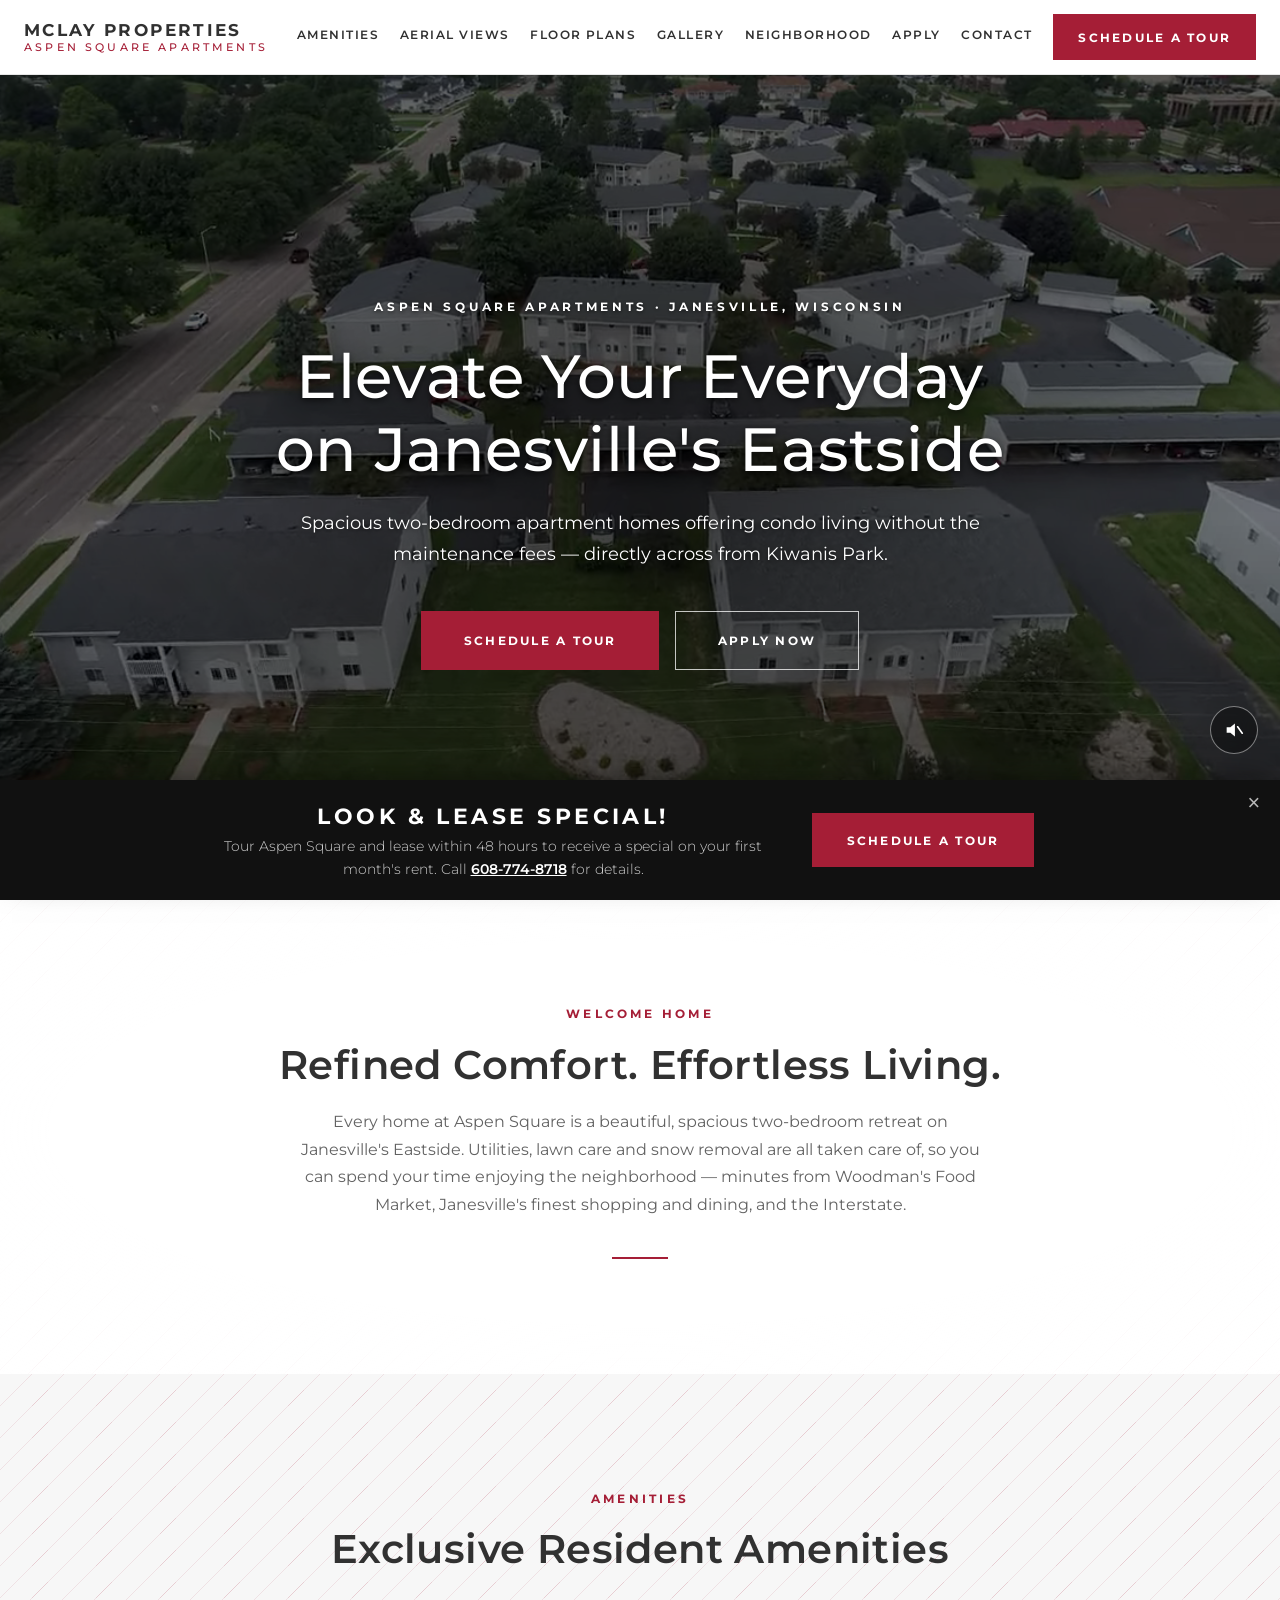
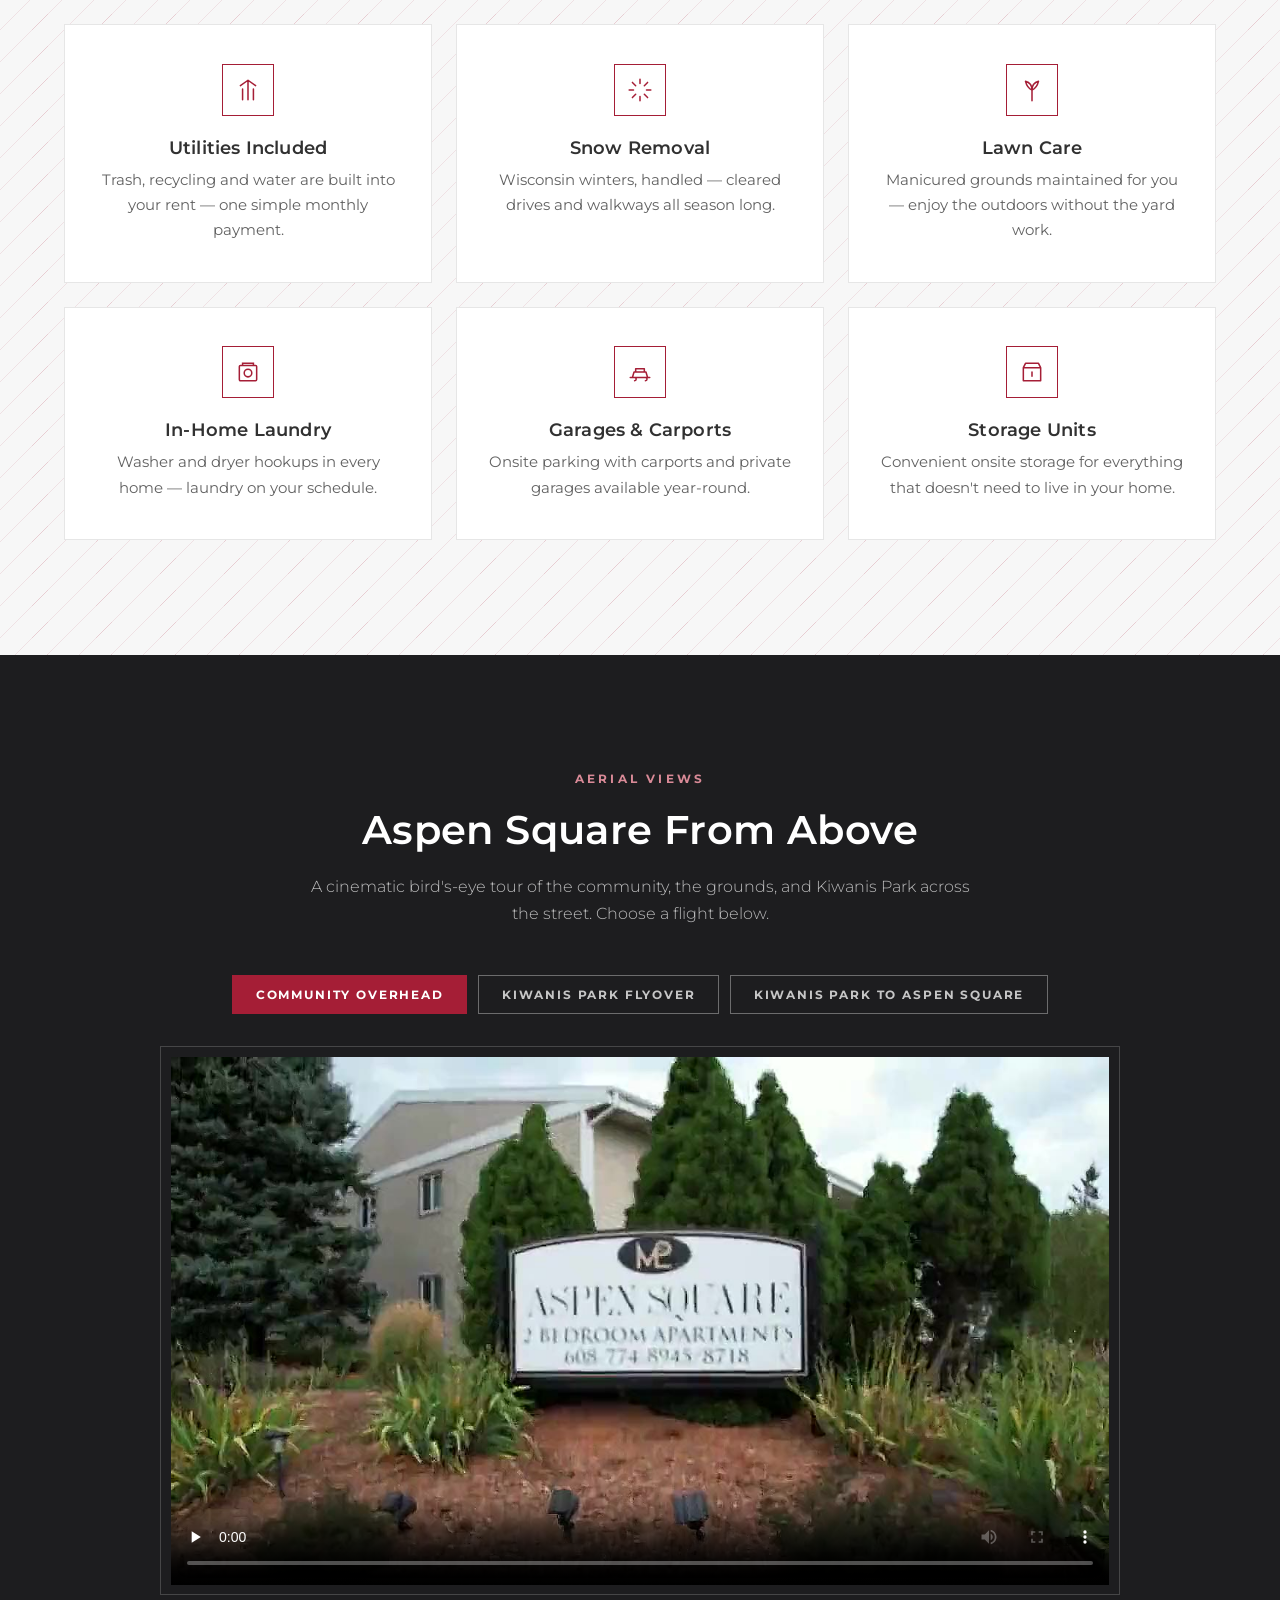
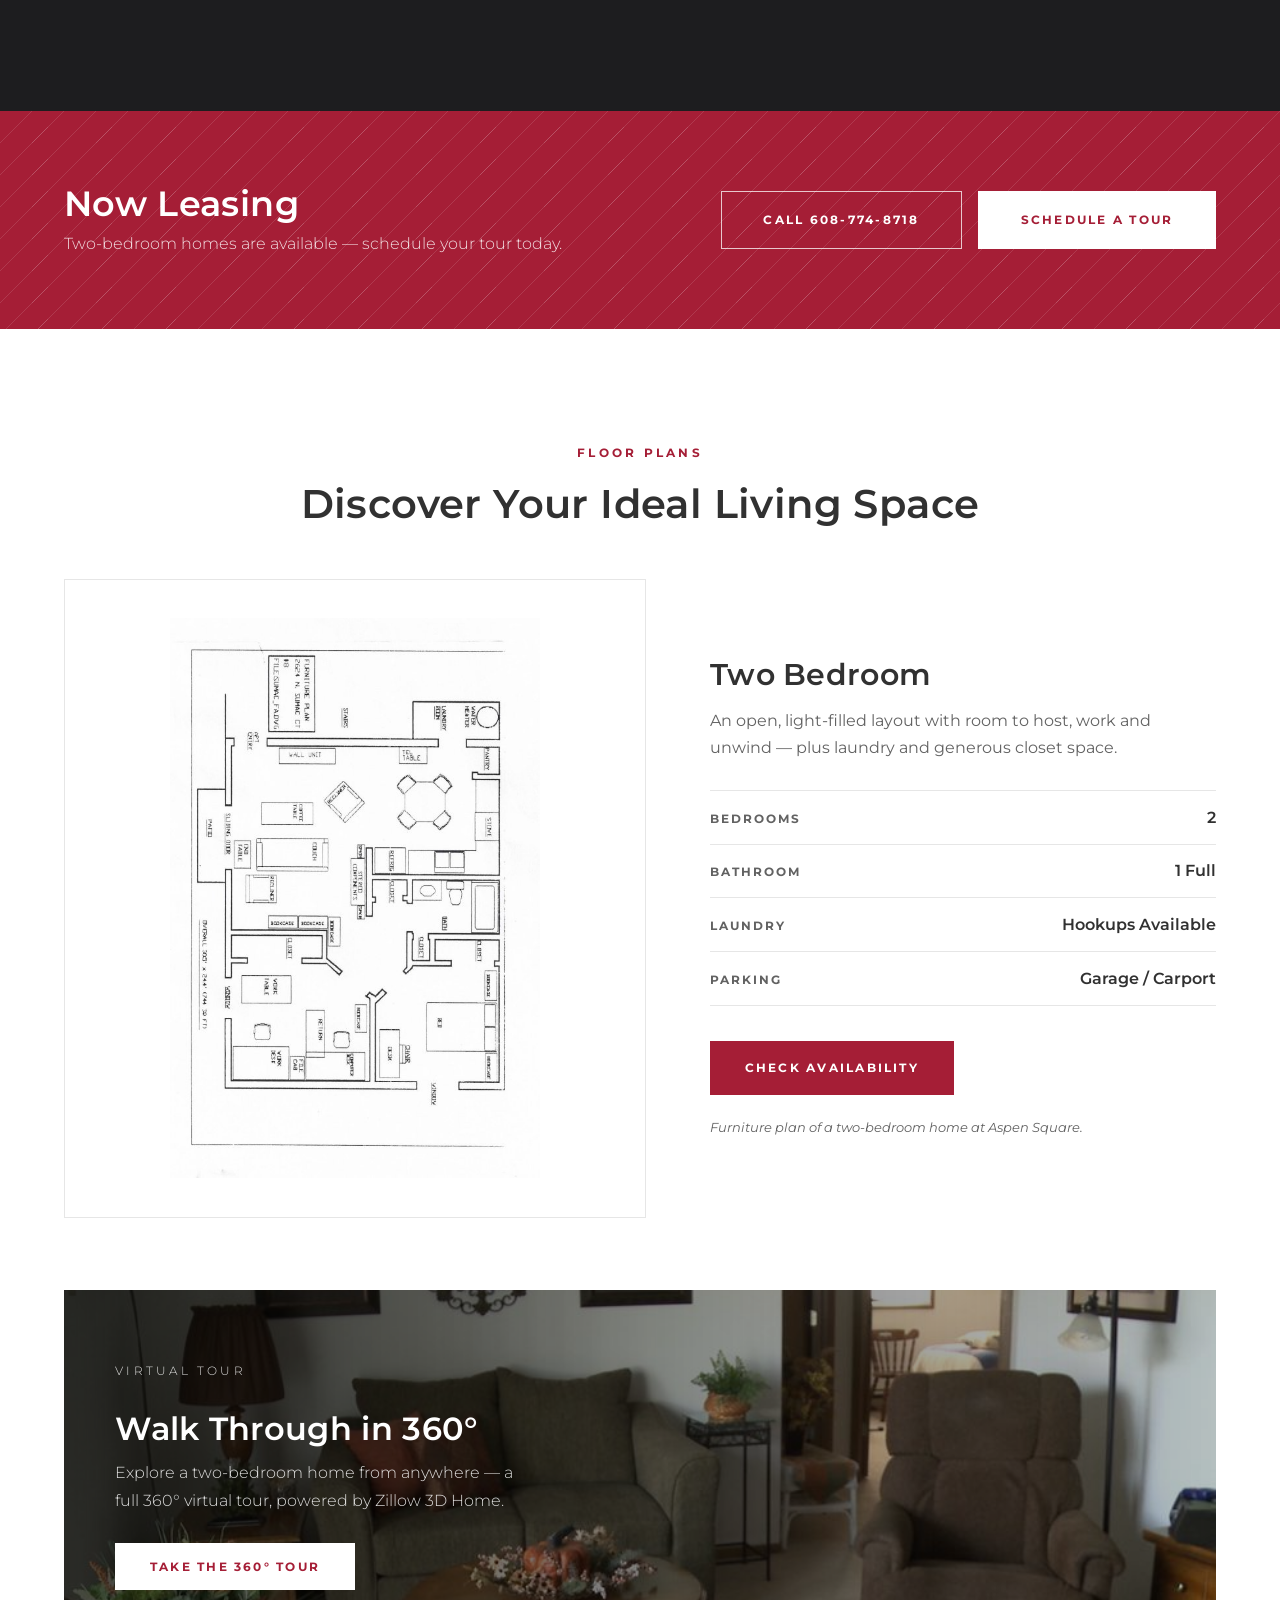
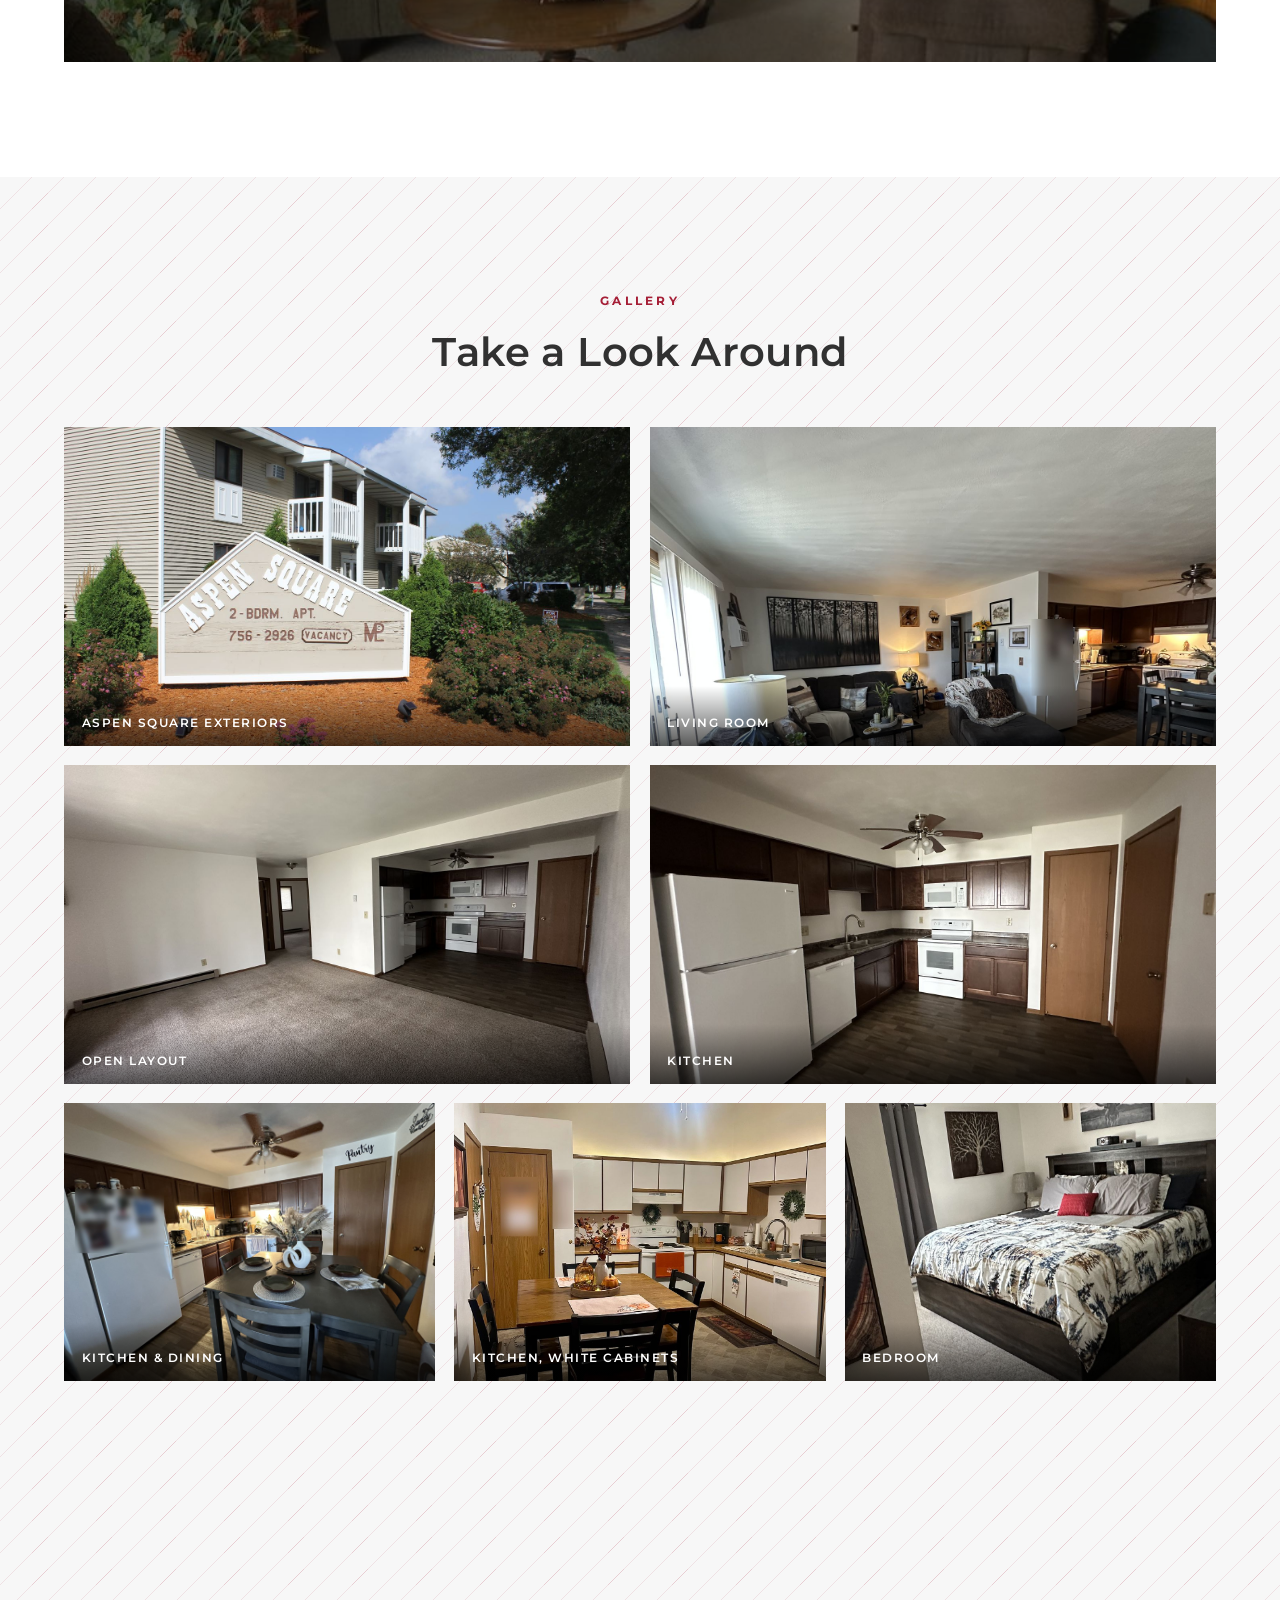
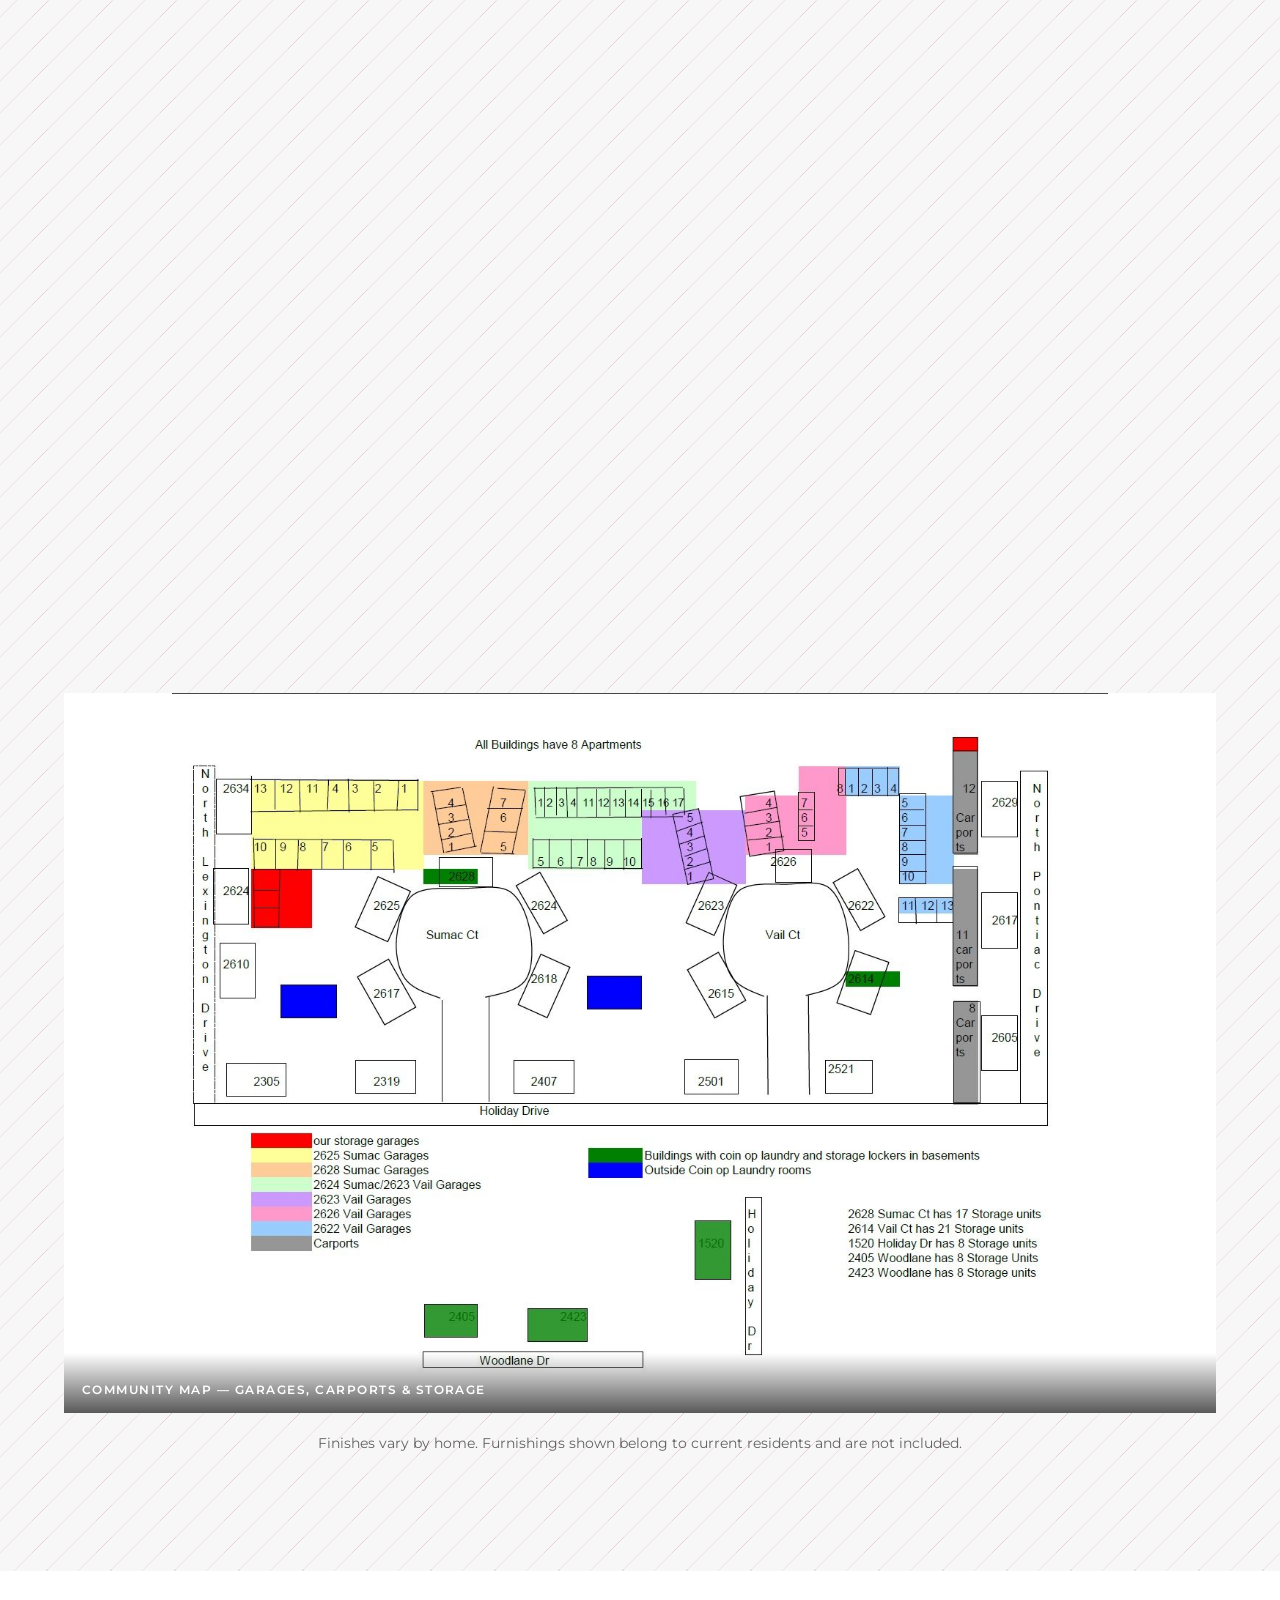
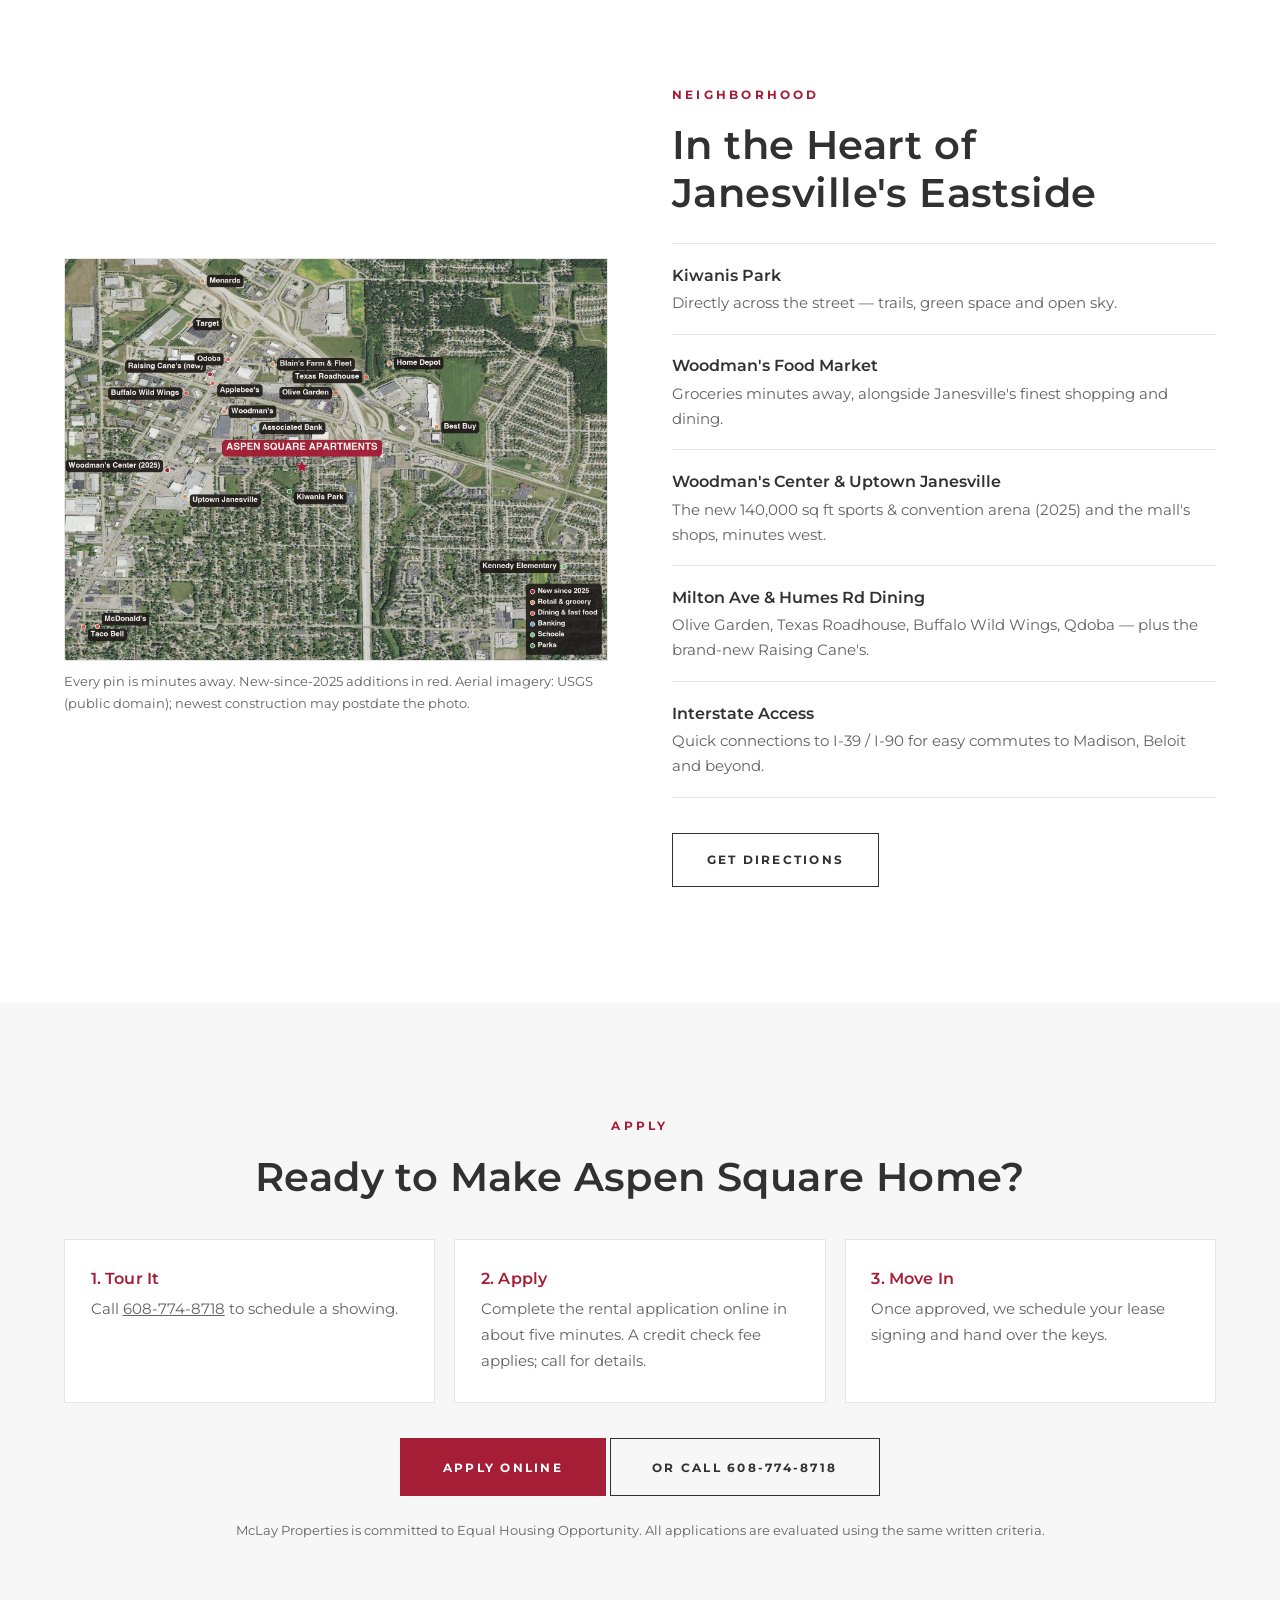
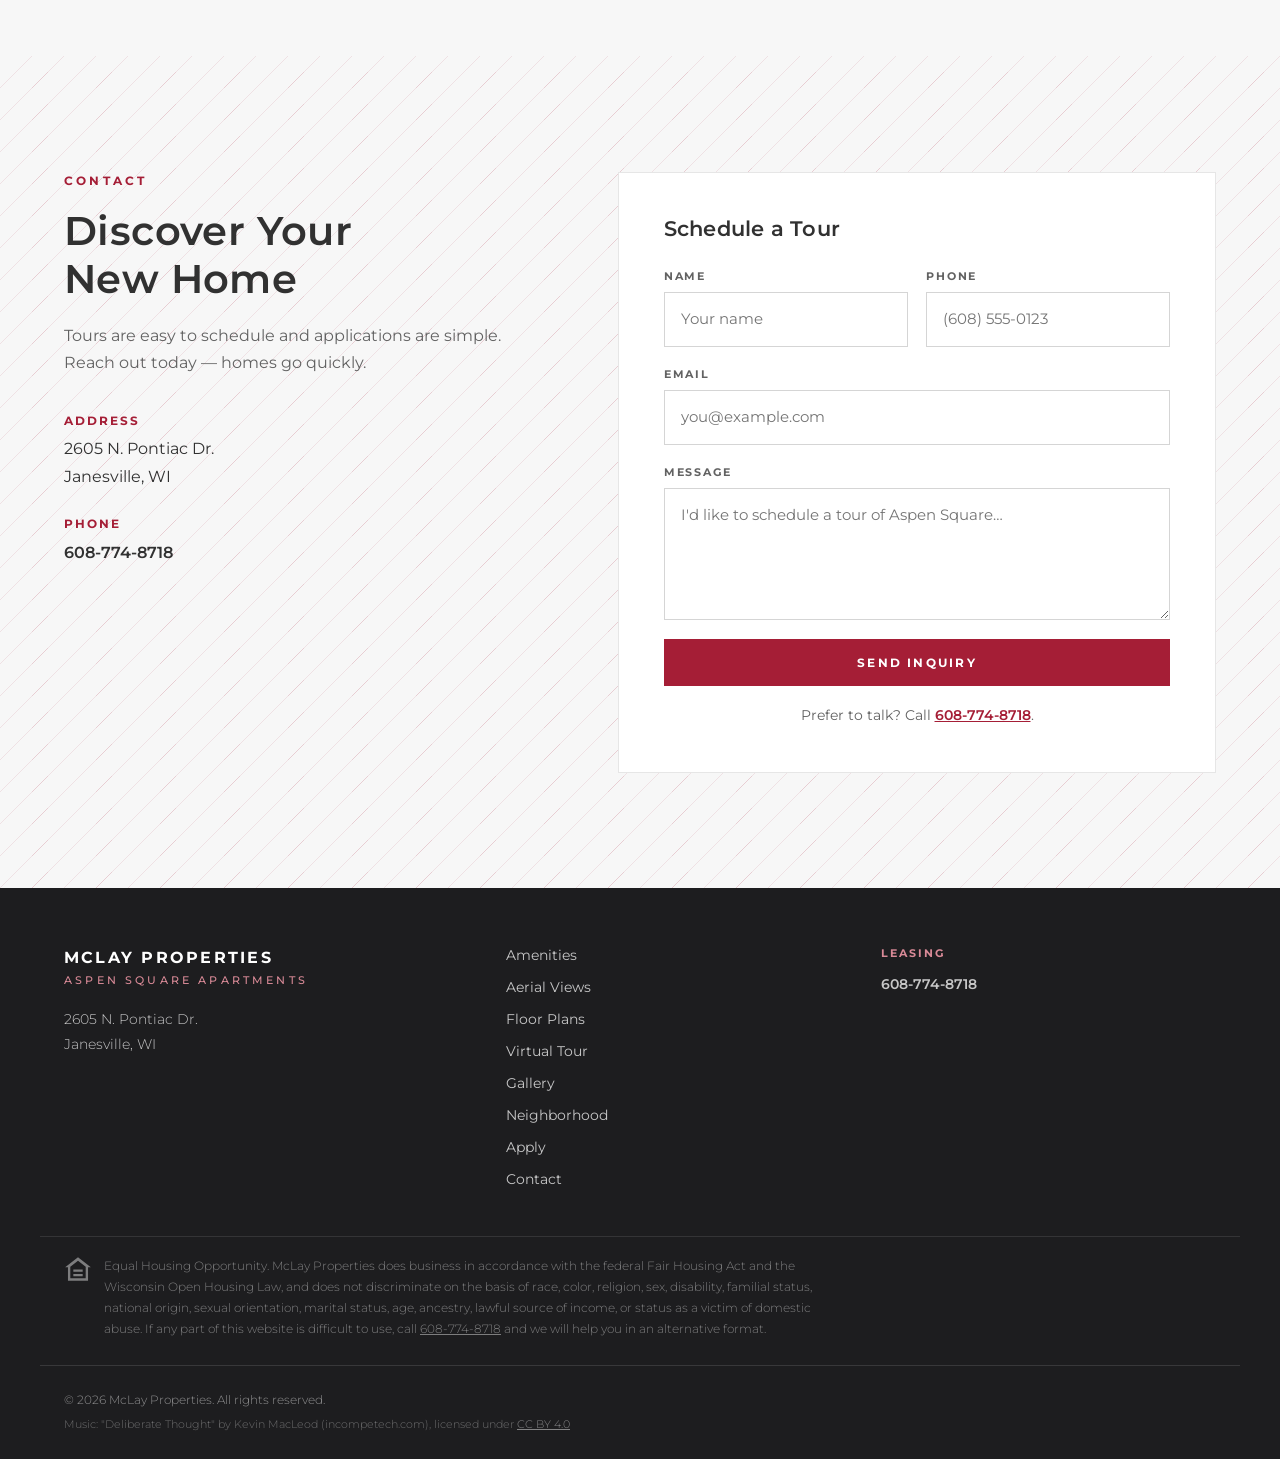
<file: index.html>
<!DOCTYPE html>
<html lang="en">
<head>
  <meta charset="UTF-8">
  <meta name="viewport" content="width=device-width, initial-scale=1.0">
  <title>McLay Properties — Aspen Square Apartments | Janesville, WI</title>
  <meta name="description" content="Spacious two-bedroom apartment homes on Janesville's Eastside. Condo living without the maintenance fees — utilities, lawn care and snow removal included.">
  <meta property="og:title" content="McLay Properties — Aspen Square Apartments">
  <meta property="og:description" content="Condo living without the maintenance fees. Spacious two-bedroom apartment homes on Janesville's Eastside, across from Kiwanis Park.">
  <meta property="og:type" content="website">
  <link rel="preconnect" href="https://fonts.googleapis.com">
  <link rel="preconnect" href="https://fonts.gstatic.com" crossorigin>
  <link href="https://fonts.googleapis.com/css2?family=Montserrat:ital,wght@0,300;0,400;0,500;0,600;0,700;1,400&display=swap" rel="stylesheet">
  <link rel="stylesheet" href="css/styles.css?v=9">
  <link rel="icon" href="data:image/svg+xml,<svg xmlns='http://www.w3.org/2000/svg' viewBox='0 0 100 100'><rect width='100' height='100' fill='%23a51e36'/><text x='50' y='72' font-size='60' text-anchor='middle' fill='white' font-family='Georgia'>M</text></svg>">
  <script type="application/ld+json">
  {
    "@context": "https://schema.org",
    "@type": "ApartmentComplex",
    "name": "Aspen Square Apartments",
    "url": "https://mclay-properties.vercel.app/",
    "telephone": "+1-608-774-8718",
    "address": {
      "@type": "PostalAddress",
      "streetAddress": "2605 N Pontiac Dr",
      "addressLocality": "Janesville",
      "addressRegion": "WI",
      "postalCode": "53545",
      "addressCountry": "US"
    },
    "geo": { "@type": "GeoCoordinates", "latitude": 42.713798, "longitude": -88.989342 },
    "parentOrganization": { "@type": "Organization", "name": "McLay Properties" }
  }
  </script>
</head>
<body>

  <!-- ============ HEADER ============ -->
  <header class="header" id="header">
    <div class="header__inner">
      <a href="#top" class="header__brand">
        <span class="header__brand-name">McLay Properties</span>
        <span class="header__brand-sub">Aspen Square Apartments</span>
      </a>
      <nav class="header__nav" id="headerNav" aria-label="Primary">
        <a href="#amenities">Amenities</a>
        <a href="#aerial">Aerial Views</a>
        <a href="#floorplans">Floor Plans</a>
        <a href="#gallery">Gallery</a>
        <a href="#neighborhood">Neighborhood</a>
        <a href="#apply">Apply</a>
        <a href="#contact">Contact</a>
        <a href="#contact" class="btn btn--solid btn--nav">Schedule a Tour</a>
      </nav>
      <button class="header__toggle" id="navToggle" aria-label="Open menu" aria-expanded="false">
        <span></span><span></span><span></span>
      </button>
    </div>
  </header>

  <main id="top">

    <!-- ============ HERO ============ -->
    <section class="hero">
      <video class="hero__media" autoplay muted loop playsinline preload="metadata" poster="img/hero-poster.jpg" aria-hidden="true">
        <source src="media/hero-drone.webm" type="video/webm">
        <source src="media/hero-drone.mp4" type="video/mp4">
      </video>
      <div class="hero__overlay" aria-hidden="true"></div>
      <audio id="bgMusic" loop preload="none">
        <source src="media/ambient.mp3" type="audio/mpeg">
        <source src="media/ambient.ogg" type="audio/ogg">
      </audio>
      <button class="hero__audio" id="audioToggle" aria-pressed="false" aria-label="Play background music">
        <svg viewBox="0 0 24 24" width="22" height="22" aria-hidden="true">
          <path d="M4 9v6h4l5 4V5L8 9H4z" fill="currentColor"/>
          <g class="hero__audio-waves" fill="none" stroke="currentColor" stroke-width="1.8" stroke-linecap="round">
            <path d="M16 9.5a3.5 3.5 0 0 1 0 5"/>
            <path d="M18.5 7a7 7 0 0 1 0 10"/>
          </g>
          <line class="hero__audio-slash" x1="16" y1="8.5" x2="21" y2="15.5" stroke="currentColor" stroke-width="1.8" stroke-linecap="round"/>
        </svg>
      </button>
      <div class="hero__content">
        <p class="hero__eyebrow fade">Aspen Square Apartments &middot; Janesville, Wisconsin</p>
        <h1 class="fade">Elevate Your Everyday<br>on Janesville's Eastside</h1>
        <p class="hero__sub fade">Spacious two-bedroom apartment homes offering condo living without the maintenance fees — directly across from Kiwanis Park.</p>
        <div class="hero__actions fade">
          <a href="#contact" class="btn btn--solid btn--lg">Schedule a Tour</a>
          <a href="apply.html" class="btn btn--outline-light btn--lg">Apply Now</a>
        </div>
      </div>
    </section>

    <!-- ============ INTRO ============ -->
    <section class="intro">
      <div class="container container--narrow">
        <p class="eyebrow fade">Welcome Home</p>
        <h2 class="fade">Refined Comfort. Effortless Living.</h2>
        <p class="intro__text fade">Every home at Aspen Square is a beautiful, spacious two-bedroom retreat on Janesville's Eastside. Utilities, lawn care and snow removal are all taken care of, so you can spend your time enjoying the neighborhood — minutes from Woodman's Food Market, Janesville's finest shopping and dining, and the Interstate.</p>
        <span class="rule fade" aria-hidden="true"></span>
      </div>
    </section>

    <!-- ============ AMENITIES ============ -->
    <section class="amenities" id="amenities">
      <div class="container">
        <p class="eyebrow eyebrow--center fade">Amenities</p>
        <h2 class="h2--center fade">Exclusive Resident Amenities</h2>
        <div class="amenities__grid">
          <article class="amenity fade">
            <div class="amenity__icon" aria-hidden="true">
              <svg viewBox="0 0 24 24"><path d="M12 3v18M5 8l7-5 7 5M7 21V11m10 10V11" fill="none" stroke="currentColor" stroke-width="1.4" stroke-linecap="round" stroke-linejoin="round"/></svg>
            </div>
            <h3>Utilities Included</h3>
            <p>Trash, recycling and water are built into your rent — one simple monthly payment.</p>
          </article>
          <article class="amenity fade">
            <div class="amenity__icon" aria-hidden="true">
              <svg viewBox="0 0 24 24"><path d="M12 2v4m0 12v4M2 12h4m12 0h4M5 5l3 3m8 8 3 3M19 5l-3 3M8 16l-3 3" fill="none" stroke="currentColor" stroke-width="1.4" stroke-linecap="round"/></svg>
            </div>
            <h3>Snow Removal</h3>
            <p>Wisconsin winters, handled — cleared drives and walkways all season long.</p>
          </article>
          <article class="amenity fade">
            <div class="amenity__icon" aria-hidden="true">
              <svg viewBox="0 0 24 24"><path d="M12 22V12m0 0c0-4 2.5-7 6-8-1 4-2.5 6.5-6 8Zm0 0c0-4-2.5-7-6-8 1 4 2.5 6.5 6 8Z" fill="none" stroke="currentColor" stroke-width="1.4" stroke-linecap="round" stroke-linejoin="round"/></svg>
            </div>
            <h3>Lawn Care</h3>
            <p>Manicured grounds maintained for you — enjoy the outdoors without the yard work.</p>
          </article>
          <article class="amenity fade">
            <div class="amenity__icon" aria-hidden="true">
              <svg viewBox="0 0 24 24"><rect x="4" y="6" width="16" height="14" rx="1" fill="none" stroke="currentColor" stroke-width="1.4"/><circle cx="12" cy="13" r="3.5" fill="none" stroke="currentColor" stroke-width="1.4"/><path d="M7 6V4h10v2" stroke="currentColor" stroke-width="1.4" fill="none"/></svg>
            </div>
            <h3>In-Home Laundry</h3>
            <p>Washer and dryer hookups in every home — laundry on your schedule.</p>
          </article>
          <article class="amenity fade">
            <div class="amenity__icon" aria-hidden="true">
              <svg viewBox="0 0 24 24"><path d="M3 17h18M5 17l1.5-5h11L19 17M8 12V9h8v3M7 20a1.5 1.5 0 1 0 0-3m10 3a1.5 1.5 0 1 0 0-3" fill="none" stroke="currentColor" stroke-width="1.4" stroke-linecap="round" stroke-linejoin="round"/></svg>
            </div>
            <h3>Garages &amp; Carports</h3>
            <p>Onsite parking with carports and private garages available year-round.</p>
          </article>
          <article class="amenity fade">
            <div class="amenity__icon" aria-hidden="true">
              <svg viewBox="0 0 24 24"><path d="M4 8h16v12H4zM4 8l2-4h12l2 4M12 12v4" fill="none" stroke="currentColor" stroke-width="1.4" stroke-linecap="round" stroke-linejoin="round"/></svg>
            </div>
            <h3>Storage Units</h3>
            <p>Convenient onsite storage for everything that doesn't need to live in your home.</p>
          </article>
        </div>
      </div>
    </section>

    <!-- ============ AERIAL / DRONE SHOWCASE ============ -->
    <section class="aerial" id="aerial">
      <div class="container">
        <p class="eyebrow eyebrow--center eyebrow--onDark fade">Aerial Views</p>
        <h2 class="h2--center h2--onDark fade">Aspen Square From Above</h2>
        <p class="aerial__lead fade">A cinematic bird's-eye tour of the community, the grounds, and Kiwanis Park across the street. Choose a flight below.</p>
        <div class="aerial__tabs fade" role="tablist" aria-label="Choose a drone video">
          <button class="aerial__tab is-active" data-video="media/aerial-sign-ascent.mp4" data-poster="img/aerial/sign-ascent.jpg">Community Overhead</button>
          <button class="aerial__tab" data-video="media/aerial-kiwanis-sign.mp4" data-poster="img/aerial/kiwanis-sign.jpg">Kiwanis Park Flyover</button>
          <button class="aerial__tab" data-video="media/aerial-kiwanis-overhead.mp4" data-poster="img/aerial/kiwanis-overhead.jpg">Kiwanis Park to Aspen Square</button>
        </div>
        <div class="aerial__frame fade" id="droneFrame">
          <video class="aerial__video" id="aerialPlayer" controls playsinline preload="none" poster="img/aerial/sign-ascent.jpg">
            <source src="media/aerial-sign-ascent.mp4" type="video/mp4">
          </video>
        </div>
      </div>
    </section>

    <!-- ============ NOW LEASING BAND ============ -->
    <section class="leasing">
      <div class="container leasing__inner">
        <div class="fade">
          <h2 class="leasing__title">Now Leasing</h2>
          <p class="leasing__sub">Two-bedroom homes are available — schedule your tour today.</p>
        </div>
        <div class="leasing__actions fade">
          <a href="tel:16087748718" class="btn btn--outline-light btn--lg">Call 608-774-8718</a>
          <a href="#contact" class="btn btn--white btn--lg">Schedule a Tour</a>
        </div>
      </div>
    </section>

    <!-- ============ FLOOR PLANS ============ -->
    <section class="floorplans" id="floorplans">
      <div class="container">
        <p class="eyebrow eyebrow--center fade">Floor Plans</p>
        <h2 class="h2--center fade">Discover Your Ideal Living Space</h2>
        <div class="plan fade">
          <div class="plan__media">
            <img src="img/floor-plan.jpg" alt="Furniture plan of a two-bedroom Aspen Square apartment showing living room, kitchen, bath and both bedrooms" loading="lazy">
          </div>
          <div class="plan__info">
            <h3>Two Bedroom</h3>
            <p class="plan__desc">An open, light-filled layout with room to host, work and unwind — plus laundry and generous closet space.</p>
            <ul class="plan__facts">
              <li><span>Bedrooms</span><strong>2</strong></li>
              <li><span>Bathroom</span><strong>1 Full</strong></li>
              <li><span>Laundry</span><strong>Hookups Available</strong></li>
              <li><span>Parking</span><strong>Garage / Carport</strong></li>
            </ul>
            <a href="#contact" class="btn btn--solid">Check Availability</a>
            <p class="plan__note">Furniture plan of a two-bedroom home at Aspen Square.</p>
          </div>
        </div>

        <!--
          ZILLOW 3D HOME TOUR
          When the tour is published, paste its share link into data-tour-url below, e.g.
          data-tour-url="https://www.zillow.com/view-3d-home/YOUR-TOUR-ID/"
          See README.md for details.
        -->
        <div class="tour fade" id="tour" data-tour-url="">
          <div class="tour__media" aria-hidden="true"></div>
          <div class="tour__text">
            <p class="eyebrow eyebrow--onDark">Virtual Tour</p>
            <h3>Walk Through in 360&deg;</h3>
            <p>Explore a two-bedroom home from anywhere — a full 360&deg; virtual tour, powered by Zillow 3D Home.</p>
            <button type="button" class="btn btn--white" id="tourOpen">Take the 360&deg; Tour</button>
          </div>
        </div>
      </div>
    </section>

    <!-- ============ GALLERY ============ -->
    <section class="gallery" id="gallery">
      <div class="container">
        <p class="eyebrow eyebrow--center fade">Gallery</p>
        <h2 class="h2--center fade">Take a Look Around</h2>
        <div class="gallery__grid">
          <figure class="gallery__item gallery__item--wide fade">
            <img class="gallery__img" src="img/exterior.jpg" alt="Aspen Square building exterior with entrance sign" loading="lazy">
            <figcaption>Aspen Square Exteriors</figcaption>
          </figure>
          <figure class="gallery__item gallery__item--wide fade">
            <img class="gallery__img" src="img/gallery/living-furnished.jpg" alt="Bright living room with sliding patio door, open to the dining area and kitchen" loading="lazy">
            <figcaption>Living Room</figcaption>
          </figure>
          <figure class="gallery__item gallery__item--wide fade">
            <img class="gallery__img" src="img/gallery/living-kitchen-open.jpg" alt="Empty living room with carpet, open to a kitchen with wood cabinets" loading="lazy">
            <figcaption>Open Layout</figcaption>
          </figure>
          <figure class="gallery__item gallery__item--wide fade">
            <img class="gallery__img" src="img/gallery/kitchen.jpg" alt="Kitchen with dark wood cabinets, white appliances and plank flooring" loading="lazy">
            <figcaption>Kitchen</figcaption>
          </figure>
          <figure class="gallery__item fade">
            <img class="gallery__img" src="img/gallery/kitchen-dining.jpg" alt="Dining table beside a kitchen with wood cabinets and a ceiling fan" loading="lazy">
            <figcaption>Kitchen &amp; Dining</figcaption>
          </figure>
          <figure class="gallery__item fade">
            <img class="gallery__img" src="img/gallery/kitchen-white.jpg" alt="Kitchen with white cabinets, dining table and ceiling fan" loading="lazy">
            <figcaption>Kitchen, White Cabinets</figcaption>
          </figure>
          <figure class="gallery__item fade">
            <img class="gallery__img" src="img/gallery/bedroom-furnished-1.jpg" alt="Furnished bedroom with king bed, ceiling fan and carpet" loading="lazy">
            <figcaption>Bedroom</figcaption>
          </figure>
          <figure class="gallery__item fade">
            <img class="gallery__img" src="img/gallery/bedroom-furnished-2.jpg" alt="Furnished bedroom with wood bed frame and window" loading="lazy">
            <figcaption>Bedroom</figcaption>
          </figure>
          <figure class="gallery__item fade">
            <img class="gallery__img" src="img/gallery/bedroom-vacant.jpg" alt="Empty carpeted bedroom with a window" loading="lazy">
            <figcaption>Bedroom</figcaption>
          </figure>
          <figure class="gallery__item fade">
            <img class="gallery__img" src="img/gallery/bathroom-furnished.jpg" alt="Bathroom with vanity, tub and shower curtain" loading="lazy">
            <figcaption>Bathroom</figcaption>
          </figure>
          <figure class="gallery__item fade">
            <img class="gallery__img" src="img/gallery/bathroom-vacant.jpg" alt="Bathroom with wood vanity, tub and shower with grab bars" loading="lazy">
            <figcaption>Bathroom</figcaption>
          </figure>
          <figure class="gallery__item fade">
            <img class="gallery__img" src="img/gallery/patio.jpg" alt="Covered patio with railing, table and chairs, overlooking trees" loading="lazy">
            <figcaption>Patio</figcaption>
          </figure>
          <figure class="gallery__item fade">
            <img class="gallery__img" src="img/gallery/laundry-1.jpg" alt="Onsite laundry room with coin-operated washers and dryers" loading="lazy">
            <figcaption>Laundry Room</figcaption>
          </figure>
          <figure class="gallery__item fade">
            <img class="gallery__img" src="img/gallery/laundry-2.jpg" alt="Onsite coin-operated washer and dryer" loading="lazy">
            <figcaption>Laundry Room</figcaption>
          </figure>
          <figure class="gallery__item fade">
            <img class="gallery__img" src="img/gallery/garages.jpg" alt="Row of garages with white overhead doors" loading="lazy">
            <figcaption>Garages</figcaption>
          </figure>
          <figure class="gallery__item fade">
            <img class="gallery__img" src="img/gallery/carports.jpg" alt="Covered carports with a parked vehicle" loading="lazy">
            <figcaption>Carports</figcaption>
          </figure>
          <figure class="gallery__item gallery__item--full fade">
            <img class="gallery__img" src="img/site-map.jpg" alt="Community map showing buildings, garages, carports and storage" loading="lazy">
            <figcaption>Community Map &mdash; Garages, Carports &amp; Storage</figcaption>
          </figure>
        </div>
        <p class="gallery__note fade">Finishes vary by home. Furnishings shown belong to current residents and are not included.</p>
      </div>
    </section>

    <!-- ============ NEIGHBORHOOD ============ -->
    <section class="hood" id="neighborhood">
      <div class="container hood__grid">
        <figure class="hood__media fade">
          <img src="img/area-map-2026.jpg" alt="Labeled aerial map of the neighborhood around Aspen Square Apartments: Kiwanis Park across the street; retail pins for Woodman's, Target, Menards, Home Depot, Blain's Farm and Fleet, Best Buy, and Uptown Janesville; dining pins for Olive Garden, Texas Roadhouse, Buffalo Wild Wings, Qdoba, Applebee's, McDonald's, and Taco Bell; Associated Bank; Kennedy Elementary; and, new since 2025, Raising Cane's and the Woodman's Center arena" loading="lazy" width="1800" height="1334">
          <figcaption>Every pin is minutes away. New-since-2025 additions in red. Aerial imagery: USGS (public domain); newest construction may postdate the photo.</figcaption>
        </figure>
        <div class="hood__text">
          <p class="eyebrow fade">Neighborhood</p>
          <h2 class="fade">In the Heart of Janesville's Eastside</h2>
          <ul class="hood__list">
            <li class="fade">
              <strong>Kiwanis Park</strong>
              <p>Directly across the street — trails, green space and open sky.</p>
            </li>
            <li class="fade">
              <strong>Woodman's Food Market</strong>
              <p>Groceries minutes away, alongside Janesville's finest shopping and dining.</p>
            </li>
            <li class="fade">
              <strong>Woodman's Center &amp; Uptown Janesville</strong>
              <p>The new 140,000 sq ft sports &amp; convention arena (2025) and the mall's shops, minutes west.</p>
            </li>
            <li class="fade">
              <strong>Milton Ave &amp; Humes Rd Dining</strong>
              <p>Olive Garden, Texas Roadhouse, Buffalo Wild Wings, Qdoba — plus the brand-new Raising Cane's.</p>
            </li>
            <li class="fade">
              <strong>Interstate Access</strong>
              <p>Quick connections to I-39 / I-90 for easy commutes to Madison, Beloit and beyond.</p>
            </li>
          </ul>
          <a class="btn btn--outline fade" href="https://www.google.com/maps/search/?api=1&amp;query=2605+N+Pontiac+Dr+Janesville+WI" target="_blank" rel="noopener">Get Directions</a>
        </div>
      </div>
    </section>

    <!-- ============ APPLY ============ -->
    <section class="apply" id="apply">
      <div class="container">
        <p class="eyebrow eyebrow--center fade">Apply</p>
        <h2 class="apply__title fade">Ready to Make Aspen Square Home?</h2>
        <div class="apply__grid">
          <div class="apply__card fade">
            <h3>1. Tour It</h3>
            <p>Call <a href="tel:16087748718">608-774-8718</a> to schedule a showing.</p>
          </div>
          <div class="apply__card fade">
            <h3>2. Apply</h3>
            <p>Complete the rental application online in about five minutes. A credit check fee applies; call for details.</p>
          </div>
          <div class="apply__card fade">
            <h3>3. Move In</h3>
            <p>Once approved, we schedule your lease signing and hand over the keys.</p>
          </div>
        </div>
        <div class="apply__actions fade">
          <a href="apply.html" class="btn btn--solid btn--lg">Apply Online</a>
          <a href="tel:16087748718" class="btn btn--outline btn--lg">Or Call 608-774-8718</a>
        </div>
        <p class="apply__eho fade">McLay Properties is committed to Equal Housing Opportunity. All applications are evaluated using the same written criteria.</p>
      </div>
    </section>

    <!-- ============ CONTACT ============ -->
    <section class="contact" id="contact">
      <div class="container contact__grid">
        <div class="contact__info">
          <p class="eyebrow fade">Contact</p>
          <h2 class="fade">Discover Your New Home</h2>
          <p class="contact__lead fade">Tours are easy to schedule and applications are simple. Reach out today — homes go quickly.</p>
          <dl class="contact__details">
            <div class="fade">
              <dt>Address</dt>
              <dd>2605 N. Pontiac Dr.<br>Janesville, WI</dd>
            </div>
            <div class="fade">
              <dt>Phone</dt>
              <dd>
                <a href="tel:16087748718">608-774-8718</a>
              </dd>
            </div>
          </dl>
        </div>
        <form class="contact__form fade" id="contactForm">
          <h3>Schedule a Tour</h3>
          <div class="form__row">
            <label>
              <span>Name</span>
              <input type="text" name="name" placeholder="Your name" required>
            </label>
            <label>
              <span>Phone</span>
              <input type="tel" name="phone" placeholder="(608) 555-0123" required>
            </label>
          </div>
          <label>
            <span>Email</span>
            <input type="email" name="email" placeholder="you@example.com">
          </label>
          <label>
            <span>Message</span>
            <textarea name="message" rows="4" placeholder="I'd like to schedule a tour of Aspen Square…"></textarea>
          </label>
          <!-- Spam trap: hidden from people, so only bots fill it in. Leave it empty. -->
          <div class="form__trap" aria-hidden="true">
            <label>
              <span>Leave this field blank</span>
              <input type="text" name="trap" tabindex="-1" autocomplete="off">
            </label>
          </div>
          <button type="submit" class="btn btn--solid btn--full">Send Inquiry</button>
          <p class="form__note">Prefer to talk? Call <a href="tel:16087748718">608-774-8718</a>.</p>
        </form>
      </div>
    </section>
  </main>

  <!-- ============ FOOTER ============ -->
  <footer class="footer">
    <div class="container footer__grid">
      <div class="footer__brand">
        <p class="footer__name">McLay Properties</p>
        <p class="footer__sub">Aspen Square Apartments</p>
        <p class="footer__addr">2605 N. Pontiac Dr.<br>Janesville, WI</p>
      </div>
      <nav class="footer__nav" aria-label="Footer">
        <a href="#amenities">Amenities</a>
        <a href="#aerial">Aerial Views</a>
        <a href="#floorplans">Floor Plans</a>
        <a href="#tour">Virtual Tour</a>
        <a href="#gallery">Gallery</a>
        <a href="#neighborhood">Neighborhood</a>
        <a href="#apply">Apply</a>
        <a href="#contact">Contact</a>
      </nav>
      <div class="footer__contact">
        <p class="footer__label">Leasing</p>
        <a href="tel:16087748718">608-774-8718</a>
      </div>
    </div>
    <div class="container footer__legal footer__eho">
      <svg viewBox="0 0 24 24" width="28" height="28" aria-hidden="true" focusable="false" style="flex:none;"><path fill="currentColor" d="M12 2 1 10.5h2.4V22h17.2V10.5H23L12 2zm6.6 18H5.4v-10l6.6-5 6.6 5v10zM8 12.4h8v2H8v-2zm0 3.8h8v2H8v-2z"/></svg>
      <p>Equal Housing Opportunity. McLay Properties does business in accordance with the federal Fair Housing Act and the Wisconsin Open Housing Law, and does not discriminate on the basis of race, color, religion, sex, disability, familial status, national origin, sexual orientation, marital status, age, ancestry, lawful source of income, or status as a victim of domestic abuse. If any part of this website is difficult to use, call <a href="tel:16087748718">608-774-8718</a> and we will help you in an alternative format.</p>
    </div>
    <div class="container footer__legal">
      <p>&copy; <span id="year">2026</span> McLay Properties. All rights reserved.</p>
      <p class="footer__credit">Music: "Deliberate Thought" by Kevin MacLeod (incompetech.com), licensed under <a href="https://creativecommons.org/licenses/by/4.0/" target="_blank" rel="noopener">CC BY 4.0</a></p>
    </div>
  </footer>

  <!-- ============ VIRTUAL TOUR LIGHTBOX ============ -->
  <div class="modal" id="tourModal" role="dialog" aria-modal="true" aria-label="360 degree virtual tour" hidden>
    <div class="modal__backdrop" data-close></div>
    <div class="modal__panel">
      <button class="modal__close" id="tourClose" aria-label="Close virtual tour">&times;</button>
      <div class="modal__body" id="tourBody">
        <div class="modal__pending">
          <p class="modal__pending-title">360&deg; Tour Coming Soon</p>
          <p class="modal__pending-sub">We're capturing the virtual tour with Zillow 3D Home. In the meantime, call <a href="tel:16087748718">608-774-8718</a> to schedule an in-person tour.</p>
        </div>
      </div>
    </div>
  </div>

  <!-- ============ LOOK & LEASE BANNER ============ -->
  <aside class="promo" id="promoBanner" role="region" aria-label="Leasing special" hidden>
    <button class="promo__close" id="promoClose" aria-label="Dismiss this message">&times;</button>
    <div class="promo__inner">
      <div class="promo__text">
        <p class="promo__title">Look &amp; Lease Special!</p>
        <p class="promo__sub promo__sub--full">Tour Aspen Square and lease within 48 hours to receive a special on your first month's rent. Call <a href="tel:16087748718">608-774-8718</a> for details.</p>
        <p class="promo__sub promo__sub--short">Tour &amp; lease within 48 hours for a first-month special &middot; <a href="tel:16087748718">608-774-8718</a></p>
      </div>
      <a href="#contact" class="btn btn--solid promo__btn">Schedule a Tour</a>
    </div>
  </aside>

  <!-- Mobile-only floating call to action (hidden on desktop) -->
  <a href="#contact" class="btn btn--solid mobile-cta">Schedule a Tour</a>

  <script src="js/main.js?v=2"></script>
</body>
</html>
</file>
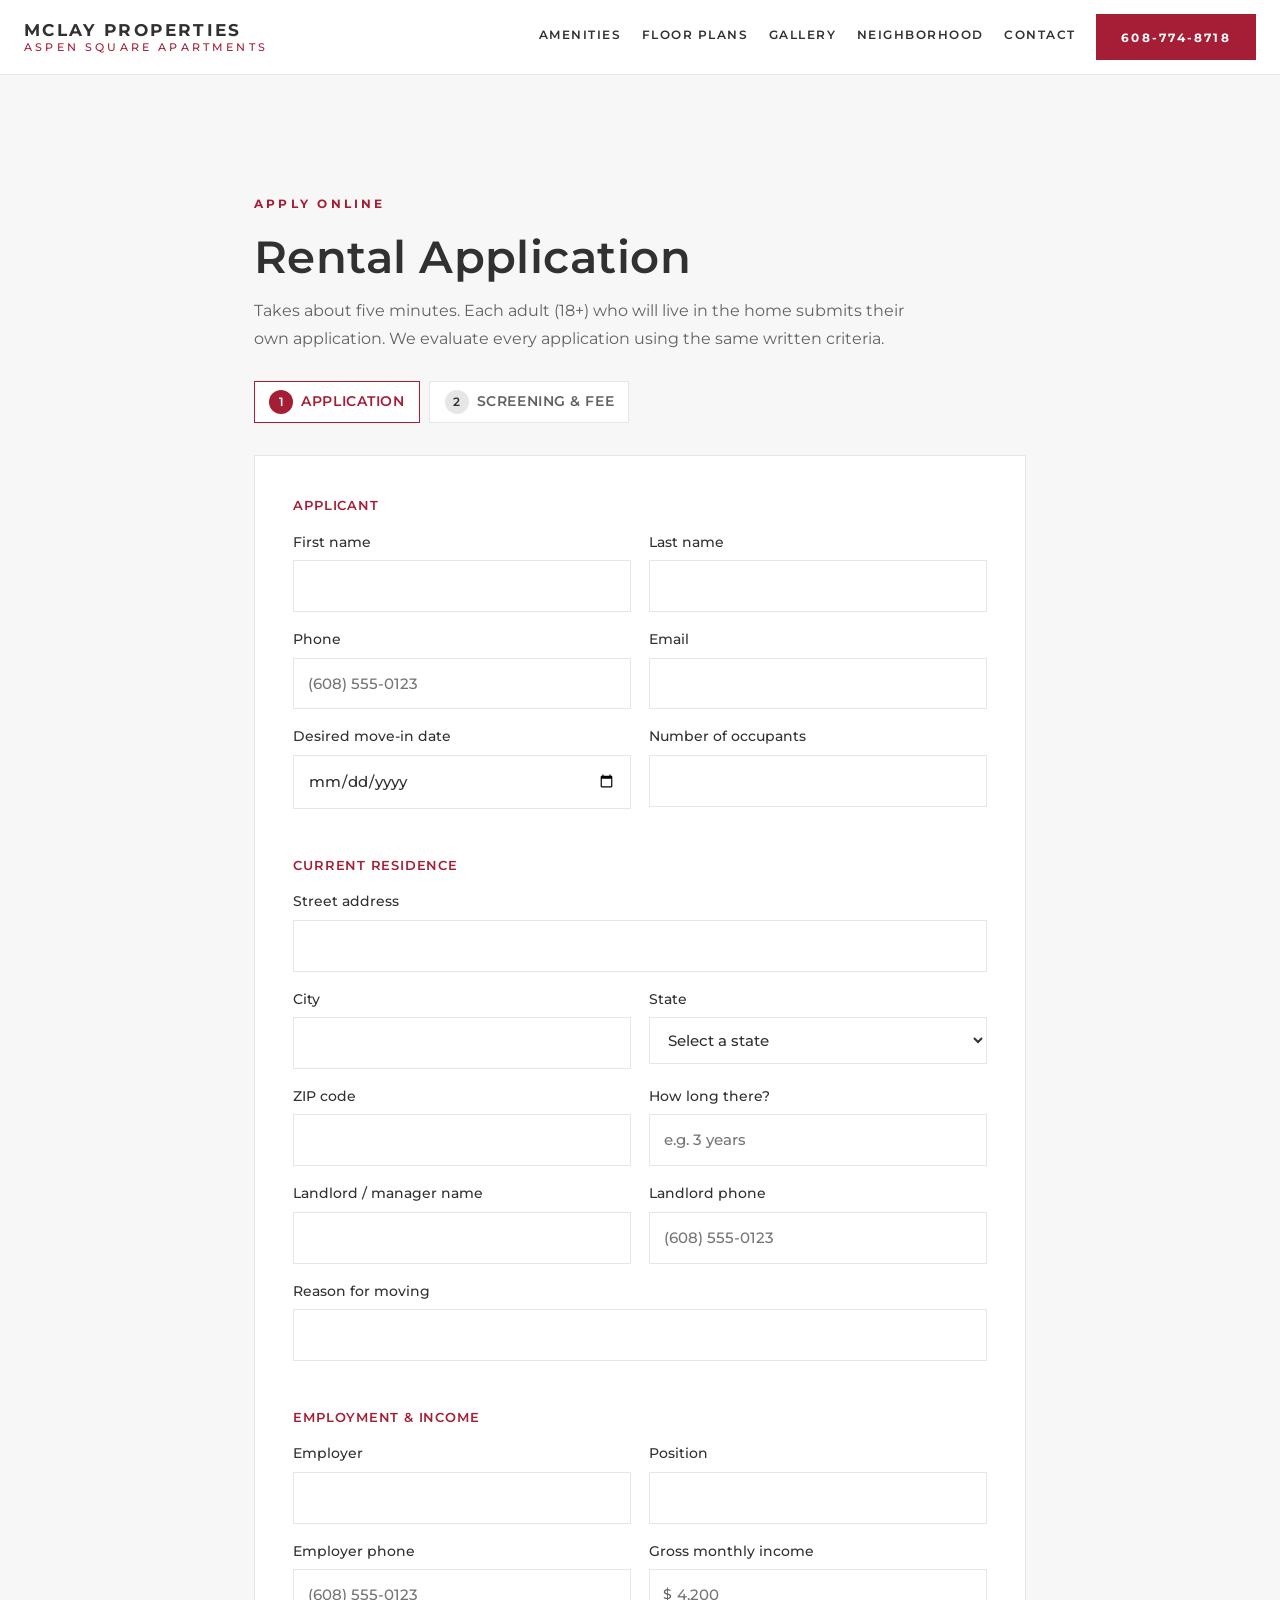
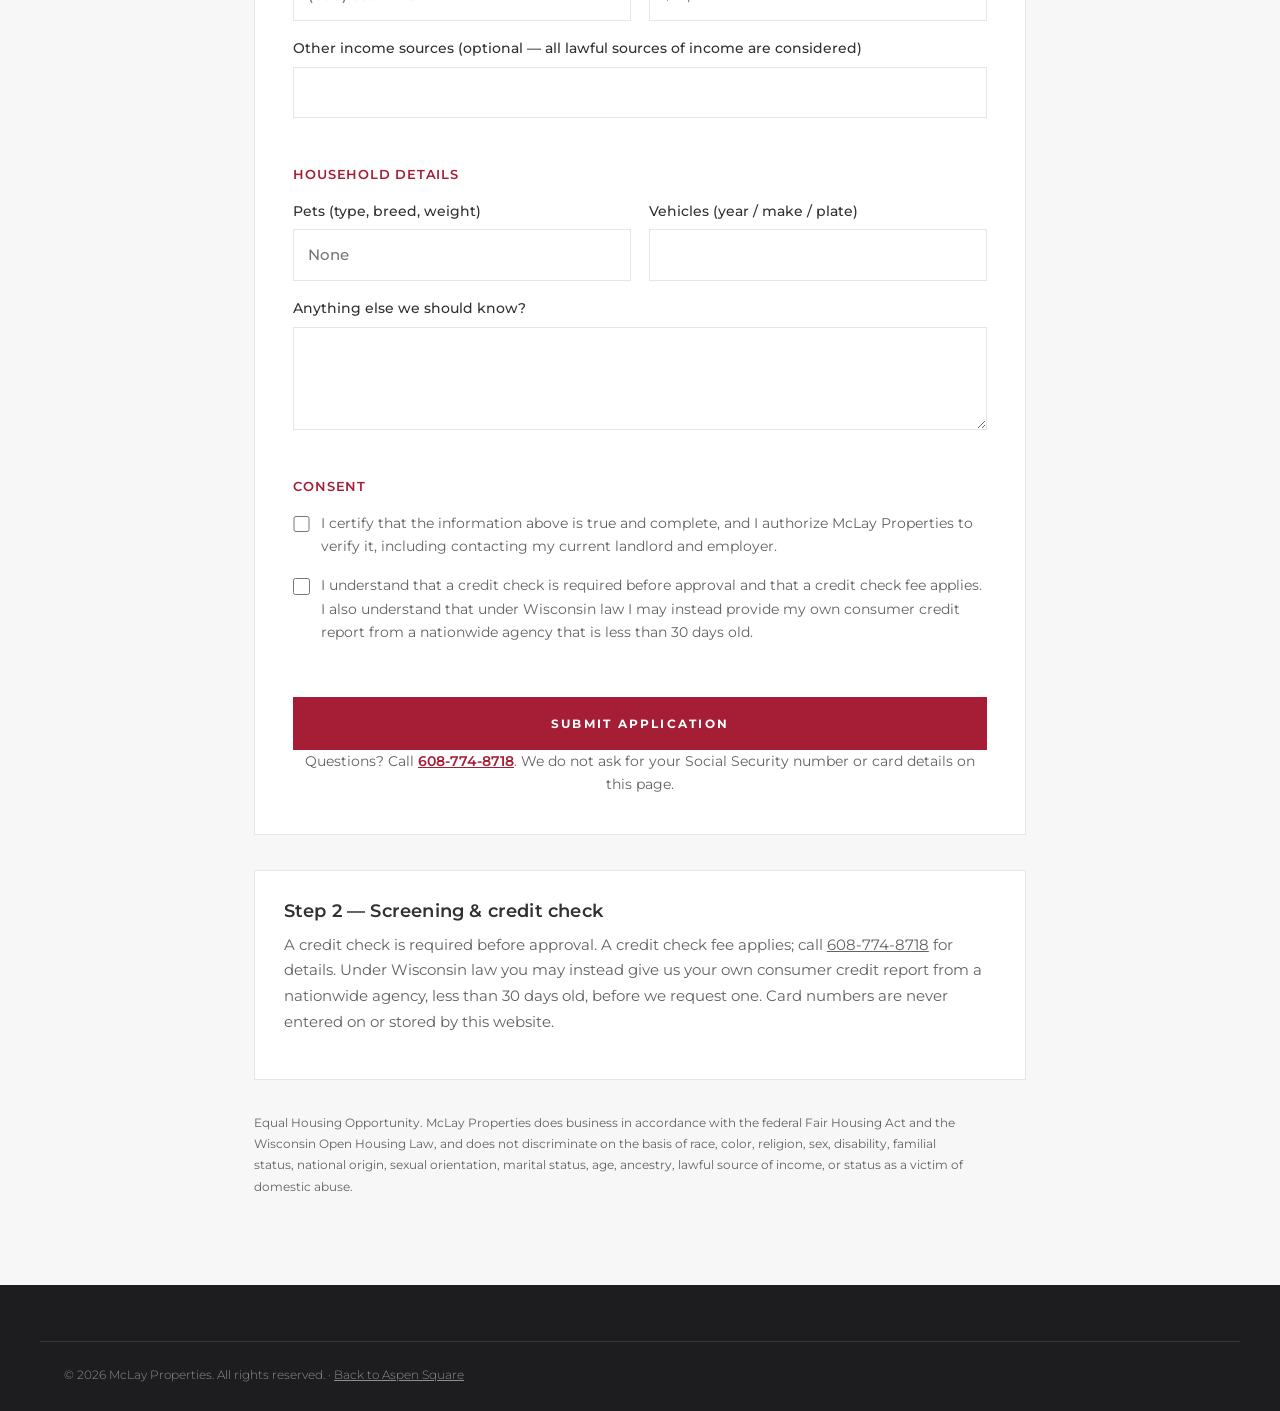
<file: apply.html>
<!DOCTYPE html>
<html lang="en">
<head>
  <meta charset="UTF-8">
  <meta name="viewport" content="width=device-width, initial-scale=1.0">
  <title>Apply Online — Aspen Square Apartments | McLay Properties</title>
  <meta name="description" content="Apply online for a two-bedroom apartment home at Aspen Square in Janesville, WI.">
  <meta name="robots" content="noindex">
  <link rel="preconnect" href="https://fonts.googleapis.com">
  <link rel="preconnect" href="https://fonts.gstatic.com" crossorigin>
  <link href="https://fonts.googleapis.com/css2?family=Montserrat:ital,wght@0,300;0,400;0,500;0,600;0,700;1,400&display=swap" rel="stylesheet">
  <link rel="stylesheet" href="css/styles.css?v=8">
  <link rel="icon" href="data:image/svg+xml,<svg xmlns='http://www.w3.org/2000/svg' viewBox='0 0 100 100'><rect width='100' height='100' fill='%23a51e36'/><text x='50' y='72' font-size='60' text-anchor='middle' fill='white' font-family='Georgia'>M</text></svg>">
</head>
<body class="page-apply">

  <header class="header header--solid" id="header">
    <div class="header__inner">
      <a href="index.html" class="header__brand">
        <span class="header__brand-name">McLay Properties</span>
        <span class="header__brand-sub">Aspen Square Apartments</span>
      </a>
      <nav class="header__nav" aria-label="Primary">
        <a href="index.html#amenities">Amenities</a>
        <a href="index.html#floorplans">Floor Plans</a>
        <a href="index.html#gallery">Gallery</a>
        <a href="index.html#neighborhood">Neighborhood</a>
        <a href="index.html#contact">Contact</a>
        <a href="tel:16087748718" class="btn btn--solid btn--nav">608-774-8718</a>
      </nav>
    </div>
  </header>

  <main class="app">
    <div class="container app__wrap">
      <p class="eyebrow">Apply Online</p>
      <h1 class="app__title">Rental Application</h1>
      <p class="app__lead">Takes about five minutes. Each adult (18+) who will live in the home submits their own application. We evaluate every application using the same written criteria.</p>

      <ol class="app__steps" aria-label="Application steps">
        <li class="is-current"><span>1</span> Application</li>
        <li><span>2</span> Screening &amp; fee</li>
      </ol>

      <form class="app-form" id="applyForm" novalidate>
        <input type="text" name="_honey" tabindex="-1" autocomplete="off" style="position:absolute;left:-9999px" aria-hidden="true">
        <fieldset>
          <legend>Applicant</legend>
          <div class="form__row">
            <label>First name <input type="text" name="first_name" autocomplete="given-name" required></label>
            <label>Last name <input type="text" name="last_name" autocomplete="family-name" required></label>
          </div>
          <div class="form__row">
            <label>Phone <input type="tel" name="phone" autocomplete="tel" required></label>
            <label>Email <input type="email" name="email" autocomplete="email" required></label>
          </div>
          <div class="form__row">
            <label>Desired move-in date <input type="date" name="move_in" required></label>
            <label>Number of occupants <input type="number" name="occupants" min="1" max="6" required></label>
          </div>
        </fieldset>

        <fieldset>
          <legend>Current residence</legend>
          <label>Street address <input type="text" name="current_address" autocomplete="street-address" required></label>
          <div class="form__row">
            <label>City <input type="text" name="current_city" autocomplete="address-level2" required></label>
            <label>State
              <select name="current_state" autocomplete="address-level1" required>
                <option value="" selected disabled>Select a state</option>
                <option>Alabama</option>
                <option>Alaska</option>
                <option>Arizona</option>
                <option>Arkansas</option>
                <option>California</option>
                <option>Colorado</option>
                <option>Connecticut</option>
                <option>Delaware</option>
                <option>District of Columbia</option>
                <option>Florida</option>
                <option>Georgia</option>
                <option>Hawaii</option>
                <option>Idaho</option>
                <option>Illinois</option>
                <option>Indiana</option>
                <option>Iowa</option>
                <option>Kansas</option>
                <option>Kentucky</option>
                <option>Louisiana</option>
                <option>Maine</option>
                <option>Maryland</option>
                <option>Massachusetts</option>
                <option>Michigan</option>
                <option>Minnesota</option>
                <option>Mississippi</option>
                <option>Missouri</option>
                <option>Montana</option>
                <option>Nebraska</option>
                <option>Nevada</option>
                <option>New Hampshire</option>
                <option>New Jersey</option>
                <option>New Mexico</option>
                <option>New York</option>
                <option>North Carolina</option>
                <option>North Dakota</option>
                <option>Ohio</option>
                <option>Oklahoma</option>
                <option>Oregon</option>
                <option>Pennsylvania</option>
                <option>Rhode Island</option>
                <option>South Carolina</option>
                <option>South Dakota</option>
                <option>Tennessee</option>
                <option>Texas</option>
                <option>Utah</option>
                <option>Vermont</option>
                <option>Virginia</option>
                <option>Washington</option>
                <option>West Virginia</option>
                <option>Wisconsin</option>
                <option>Wyoming</option>
              </select>
            </label>
          </div>
          <div class="form__row">
            <label>ZIP code <input type="text" name="current_zip" inputmode="numeric" autocomplete="postal-code" pattern="[0-9]{5}(-[0-9]{4})?"></label>
            <label>How long there? <input type="text" name="current_years" placeholder="e.g. 3 years"></label>
          </div>
          <div class="form__row">
            <label>Landlord / manager name <input type="text" name="landlord_name"></label>
            <label>Landlord phone <input type="tel" name="landlord_phone"></label>
          </div>
          <label>Reason for moving <input type="text" name="reason_moving"></label>
        </fieldset>

        <fieldset>
          <legend>Employment &amp; income</legend>
          <div class="form__row">
            <label>Employer <input type="text" name="employer" required></label>
            <label>Position <input type="text" name="position"></label>
          </div>
          <div class="form__row">
            <label>Employer phone <input type="tel" name="employer_phone"></label>
            <label>Gross monthly income <span class="money"><span class="money__sign" aria-hidden="true">$</span><input type="text" name="income" inputmode="decimal" placeholder="0.00" required></span></label>
          </div>
          <label>Other income sources (optional — all lawful sources of income are considered) <input type="text" name="other_income"></label>
        </fieldset>

        <fieldset>
          <legend>Household details</legend>
          <div class="form__row">
            <label>Pets (type, breed, weight) <input type="text" name="pets" placeholder="None"></label>
            <label>Vehicles (year / make / plate) <input type="text" name="vehicles"></label>
          </div>
          <label>Anything else we should know? <textarea name="notes" rows="3"></textarea></label>
        </fieldset>

        <fieldset class="app-form__consent">
          <legend>Consent</legend>
          <label class="check">
            <input type="checkbox" name="consent_accuracy" required>
            <span>I certify that the information above is true and complete, and I authorize McLay Properties to verify it, including contacting my current landlord and employer.</span>
          </label>
          <label class="check">
            <input type="checkbox" name="consent_screening" required>
            <span>I understand that a credit check is required before approval and that a credit check fee applies. I also understand that under Wisconsin law I may instead provide my own consumer credit report from a nationwide agency that is less than 30 days old.</span>
          </label>
        </fieldset>

        <button type="submit" class="btn btn--solid btn--lg btn--full">Submit Application</button>
        <p class="form__note">Questions? Call <a href="tel:16087748718">608-774-8718</a>. We do not ask for your Social Security number or card details on this page.</p>
      </form>

      <section class="app__next" id="screening" aria-labelledby="screeningTitle">
        <h2 id="screeningTitle">Step 2 — Screening &amp; credit check</h2>
        <p id="screeningCopy">A credit check is required before approval. A credit check fee applies; call <a href="tel:16087748718">608-774-8718</a> for details. Under Wisconsin law you may instead give us your own consumer credit report from a nationwide agency, less than 30 days old, before we request one. Card numbers are never entered on or stored by this website.</p>
        <a id="screeningBtn" class="btn btn--solid btn--lg" href="#" hidden>Pay Credit Check Fee</a>
      </section>

      <p class="app__eho">Equal Housing Opportunity. McLay Properties does business in accordance with the federal Fair Housing Act and the Wisconsin Open Housing Law, and does not discriminate on the basis of race, color, religion, sex, disability, familial status, national origin, sexual orientation, marital status, age, ancestry, lawful source of income, or status as a victim of domestic abuse.</p>
    </div>
  </main>

  <footer class="footer">
    <div class="container footer__legal">
      <p>&copy; <span id="year">2026</span> McLay Properties. All rights reserved. &middot; <a href="index.html">Back to Aspen Square</a></p>
    </div>
  </footer>

  <script src="js/apply.js?v=6"></script>
</body>
</html>
</file>
<file: css/styles.css>
/* ==========================================================================
   McLay Properties — Aspen Square Apartments
   Clean luxury-minimal system in the style of McKenzie Place:
   white grounds, charcoal type, crimson accent, square corners.
   ========================================================================== */

:root {
  --white: #ffffff;
  --offwhite: #f7f7f7;
  --line: #e6e6e6;
  --ink: #313131;
  --ink-soft: #626262;
  --crimson: #a51e36;
  --crimson-dark: #86172b;
  --dark: #1d1d1f;
  --font: "Montserrat", "Helvetica Neue", Arial, sans-serif;
  --ease: cubic-bezier(0.25, 0.6, 0.3, 1);
}

* { margin: 0; padding: 0; box-sizing: border-box; }

html { scroll-behavior: smooth; }

body {
  font-family: var(--font);
  font-weight: 400;
  color: var(--ink);
  background: var(--white);
  line-height: 1.7;
  font-size: 16px;
  -webkit-font-smoothing: antialiased;
  overflow-x: hidden;
}

img, svg { display: block; max-width: 100%; }

[hidden] { display: none !important; }

h1, h2, h3 {
  font-weight: 600;
  line-height: 1.2;
  letter-spacing: 0.01em;
  color: var(--ink);
  text-wrap: balance;
}

h1 { font-size: clamp(2.2rem, 5.5vw, 3.8rem); font-weight: 500; }
h2 { font-size: clamp(1.7rem, 3.4vw, 2.5rem); margin-bottom: 1.2rem; }
h3 { font-size: 1.15rem; }

a { color: inherit; }

.container { max-width: 1200px; margin: 0 auto; padding: 0 1.5rem; }
.container--narrow { max-width: 780px; }

.eyebrow {
  display: block;
  font-size: 0.72rem;
  font-weight: 700;
  letter-spacing: 0.28em;
  text-transform: uppercase;
  color: var(--crimson);
  margin-bottom: 1rem;
}
.eyebrow--center { text-align: center; }
.eyebrow--onDark { color: #d98a97; }

.h2--center { text-align: center; }
.h2--onDark { color: var(--white); }

.rule {
  display: block;
  width: 56px;
  height: 2px;
  background: var(--crimson);
  margin: 2.4rem auto 0;
}

/* ---------- Buttons ---------- */

.btn {
  display: inline-flex;
  align-items: center;
  justify-content: center;
  gap: 0.5rem;
  padding: 0.95rem 2.1rem;
  font-family: var(--font);
  font-size: 0.78rem;
  font-weight: 700;
  letter-spacing: 0.18em;
  text-transform: uppercase;
  text-decoration: none;
  border: 1px solid transparent;
  cursor: pointer;
  transition: background 0.3s var(--ease), color 0.3s var(--ease), border-color 0.3s var(--ease),
    transform 0.3s var(--ease), box-shadow 0.3s var(--ease);
}
.btn:hover { transform: translateY(-2px); box-shadow: 0 10px 24px -12px rgba(0, 0, 0, 0.35); }
.btn:active { transform: translateY(0); box-shadow: none; }

.btn--solid { background: var(--crimson); color: var(--white); }
.btn--solid:hover { background: var(--crimson-dark); }

.btn--outline { border-color: var(--ink); color: var(--ink); background: transparent; }
.btn--outline:hover { background: var(--ink); color: var(--white); }

.btn--outline-light { border-color: rgba(255, 255, 255, 0.75); color: var(--white); background: transparent; }
.btn--outline-light:hover { background: var(--white); border-color: var(--white); color: var(--ink); }

.btn--white { background: var(--white); color: var(--crimson); }
.btn--white:hover { background: #f0f0f0; }

.btn--lg { padding: 1.1rem 2.6rem; }
.btn--full { width: 100%; }
.btn--nav { padding: 0.7rem 1.5rem; }

/* ---------- Header ---------- */

.header {
  position: fixed;
  inset: 0 0 auto 0;
  z-index: 100;
  background: var(--white);
  border-bottom: 1px solid var(--line);
  transition: box-shadow 0.3s var(--ease);
  animation: header-in 0.7s var(--ease) both;
}
@keyframes header-in {
  from { transform: translateY(-100%); }
  to { transform: translateY(0); }
}
.header.is-scrolled { box-shadow: 0 6px 24px -12px rgba(0, 0, 0, 0.18); }

.header__inner {
  max-width: 1320px;
  margin: 0 auto;
  padding: 0.9rem 1.5rem;
  display: flex;
  align-items: center;
  justify-content: space-between;
  gap: 1.5rem;
}

.header__brand { text-decoration: none; line-height: 1.25; }
.header__brand-name {
  display: block;
  font-size: 1.05rem;
  font-weight: 700;
  letter-spacing: 0.14em;
  text-transform: uppercase;
  color: var(--ink);
}
.header__brand-sub {
  display: block;
  font-size: 0.66rem;
  font-weight: 500;
  letter-spacing: 0.3em;
  text-transform: uppercase;
  color: var(--crimson);
}

.header__nav { display: flex; align-items: center; gap: clamp(0.9rem, 1.6vw, 1.7rem); flex-shrink: 0; }
.header__nav a { white-space: nowrap; }
.header__nav a:not(.btn) {
  font-size: 0.78rem;
  font-weight: 600;
  letter-spacing: 0.12em;
  text-transform: uppercase;
  text-decoration: none;
  color: var(--ink);
  padding-bottom: 3px;
  border-bottom: 2px solid transparent;
  transition: color 0.25s, border-color 0.25s;
}
.header__nav a:not(.btn):hover { color: var(--crimson); border-color: var(--crimson); }

.header__toggle {
  display: none;
  flex-direction: column;
  gap: 5px;
  background: none;
  border: 0;
  padding: 8px;
  cursor: pointer;
}
.header__toggle span {
  width: 24px;
  height: 2px;
  background: var(--ink);
  transition: transform 0.3s var(--ease), opacity 0.3s;
}
.header__toggle[aria-expanded="true"] span:nth-child(1) { transform: translateY(7px) rotate(45deg); }
.header__toggle[aria-expanded="true"] span:nth-child(2) { opacity: 0; }
.header__toggle[aria-expanded="true"] span:nth-child(3) { transform: translateY(-7px) rotate(-45deg); }

/* ---------- Hero ---------- */

.hero {
  position: relative;
  min-height: 92svh;
  display: grid;
  place-items: center;
  text-align: center;
  color: var(--white);
  margin-top: 62px;
  overflow: hidden;
}
.hero__media {
  position: absolute;
  inset: 0;
  width: 100%;
  height: 100%;
  object-fit: cover;
  background:
    url("../img/hero.jpg") center / cover no-repeat,
    var(--dark);
  filter: brightness(0.88);
}
.hero__overlay {
  position: absolute;
  inset: 0;
  background:
    radial-gradient(60% 58% at 50% 54%, rgba(0, 0, 0, 0.58), rgba(0, 0, 0, 0.12) 80%),
    linear-gradient(180deg, rgba(0, 0, 0, 0.5), rgba(0, 0, 0, 0.35) 55%, rgba(0, 0, 0, 0.6));
}
.hero__content {
  position: relative;
  z-index: 2;
  max-width: 860px;
  padding: 6rem 1.5rem 5rem;
}
.hero__content h1 {
  color: var(--white);
  margin-bottom: 1.3rem;
  text-shadow: 0 2px 6px rgba(0, 0, 0, 0.55), 0 8px 32px rgba(0, 0, 0, 0.45);
}
.hero__eyebrow {
  font-size: 0.72rem;
  font-weight: 700;
  letter-spacing: 0.32em;
  text-transform: uppercase;
  color: var(--white);
  text-shadow: 0 1px 4px rgba(0, 0, 0, 0.65);
  margin-bottom: 1.4rem;
}
.hero__sub {
  font-size: clamp(1rem, 1.6vw, 1.15rem);
  font-weight: 400;
  color: var(--white);
  text-shadow: 0 1px 4px rgba(0, 0, 0, 0.6), 0 4px 18px rgba(0, 0, 0, 0.4);
  max-width: 58ch;
  margin: 0 auto 2.6rem;
}
.hero__actions {
  display: flex;
  gap: 1rem;
  justify-content: center;
  flex-wrap: wrap;
}

.hero__audio {
  position: absolute;
  right: 1.4rem;
  bottom: 1.4rem;
  z-index: 3;
  width: 48px;
  height: 48px;
  border-radius: 50%;
  display: grid;
  place-items: center;
  color: var(--white);
  background: rgba(0, 0, 0, 0.35);
  border: 1px solid rgba(255, 255, 255, 0.45);
  backdrop-filter: blur(8px);
  -webkit-backdrop-filter: blur(8px);
  cursor: pointer;
  transition: background 0.3s var(--ease), border-color 0.3s var(--ease), transform 0.3s var(--ease);
}
.hero__audio:hover { background: rgba(0, 0, 0, 0.55); border-color: var(--white); transform: scale(1.06); }
.hero__audio:focus-visible { outline: 2px solid var(--white); outline-offset: 2px; }
.hero__audio .hero__audio-waves { opacity: 0; transition: opacity 0.25s; }
.hero__audio .hero__audio-slash { opacity: 1; transition: opacity 0.25s; }
.hero__audio[aria-pressed="true"] .hero__audio-waves { opacity: 1; }
.hero__audio[aria-pressed="true"] .hero__audio-slash { opacity: 0; }

/* ---------- Intro ---------- */

.intro {
  padding: clamp(4.5rem, 9vw, 7.5rem) 0;
  text-align: center;
  background:
    radial-gradient(110% 95% at 50% 50%, var(--white) 42%, rgba(255, 255, 255, 0.55) 100%),
    url("data:image/svg+xml,%3Csvg xmlns='http://www.w3.org/2000/svg' width='64' height='32'%3E%3Cg fill='none' stroke='rgba(165,30,54,0.10)' stroke-width='1'%3E%3Cpath d='M0 32L32 0M32 32L64 0M-16 16L16-16M16 48L48 16M48 48L80 16'/%3E%3C/g%3E%3C/svg%3E"),
    var(--white);
}
.intro__text {
  color: var(--ink-soft);
  font-size: 1.02rem;
  max-width: 62ch;
  margin: 0 auto;
}

/* ---------- Amenities ---------- */

.amenities {
  background: url("data:image/svg+xml,%3Csvg xmlns='http://www.w3.org/2000/svg' width='64' height='32'%3E%3Cg fill='none' stroke='rgba(165,30,54,0.10)' stroke-width='1'%3E%3Cpath d='M0 32L32 0M32 32L64 0M-16 16L16-16M16 48L48 16M48 48L80 16'/%3E%3C/g%3E%3C/svg%3E") var(--offwhite);
  padding: clamp(4.5rem, 9vw, 7.5rem) 0;
}
.amenities__grid {
  display: grid;
  grid-template-columns: repeat(3, 1fr);
  gap: 1.5rem;
  margin-top: 3.2rem;
}
.amenity {
  background: var(--white);
  border: 1px solid var(--line);
  padding: 2.4rem 2rem;
  text-align: center;
  transition: box-shadow 0.35s var(--ease), transform 0.35s var(--ease);
}
.amenity:hover {
  box-shadow: 0 18px 40px -22px rgba(0, 0, 0, 0.25);
  transform: translateY(-4px);
}
.amenity__icon {
  width: 52px;
  height: 52px;
  margin: 0 auto 1.3rem;
  display: grid;
  place-items: center;
  color: var(--crimson);
  border: 1px solid var(--crimson);
}
.amenity__icon svg { width: 26px; height: 26px; }
.amenity__icon { transition: background 0.35s var(--ease), color 0.35s var(--ease); }
.amenity:hover .amenity__icon { background: var(--crimson); color: var(--white); }
.amenity h3 { margin-bottom: 0.6rem; }
.amenity p { color: var(--ink-soft); font-size: 0.92rem; }

/* ---------- Aerial / Drone ---------- */

.aerial {
  background: var(--dark);
  padding: clamp(4.5rem, 9vw, 7.5rem) 0;
}
.aerial__lead {
  text-align: center;
  color: rgba(255, 255, 255, 0.7);
  font-weight: 300;
  max-width: 60ch;
  margin: 0 auto 3rem;
}
.aerial__tabs {
  display: flex;
  justify-content: center;
  flex-wrap: wrap;
  gap: 0.7rem;
  margin-bottom: 2rem;
}
.aerial__tab {
  padding: 0.7rem 1.4rem;
  font-family: var(--font);
  font-size: 0.72rem;
  font-weight: 700;
  letter-spacing: 0.16em;
  text-transform: uppercase;
  color: rgba(255, 255, 255, 0.75);
  background: transparent;
  border: 1px solid rgba(255, 255, 255, 0.35);
  cursor: pointer;
  transition: background 0.3s var(--ease), color 0.3s var(--ease), border-color 0.3s var(--ease);
}
.aerial__tab:hover { color: var(--white); border-color: var(--white); }
.aerial__tab.is-active {
  background: var(--crimson);
  border-color: var(--crimson);
  color: var(--white);
}
.aerial__frame {
  max-width: 960px;
  margin: 0 auto;
  border: 1px solid rgba(255, 255, 255, 0.18);
  padding: 10px;
}
.aerial__video {
  width: 100%;
  aspect-ratio: 16 / 9;
  object-fit: cover;
  display: block;
  background: #161618;
}

/* ---------- Now Leasing band ---------- */

.leasing {
  background: url("data:image/svg+xml,%3Csvg xmlns='http://www.w3.org/2000/svg' width='64' height='32'%3E%3Cg fill='none' stroke='rgba(255,255,255,0.12)' stroke-width='1'%3E%3Cpath d='M0 32L32 0M32 32L64 0M-16 16L16-16M16 48L48 16M48 48L80 16'/%3E%3C/g%3E%3C/svg%3E") var(--crimson);
  color: var(--white);
  padding: clamp(3rem, 6vw, 4.5rem) 0;
}
.leasing__inner {
  display: flex;
  align-items: center;
  justify-content: space-between;
  gap: 2rem;
  flex-wrap: wrap;
}
.leasing__title {
  color: var(--white);
  margin-bottom: 0.3rem;
  font-size: clamp(1.6rem, 3vw, 2.2rem);
}
.leasing__sub { color: rgba(255, 255, 255, 0.85); font-weight: 300; }
.leasing__actions { display: flex; gap: 1rem; flex-wrap: wrap; }

/* ---------- Floor plans ---------- */

.floorplans { padding: clamp(4.5rem, 9vw, 7.5rem) 0; }
.plan {
  display: grid;
  grid-template-columns: 1.15fr 1fr;
  gap: clamp(2rem, 5vw, 4.5rem);
  align-items: center;
  margin-top: 3.2rem;
}
.plan__media {
  border: 1px solid var(--line);
  padding: clamp(1.2rem, 3vw, 2.4rem);
  background: var(--white);
  display: grid;
  place-items: center;
}
.plan__media img {
  max-height: 560px;
  width: auto;
}

.plan__info h3 {
  font-size: clamp(1.4rem, 2.4vw, 1.9rem);
  margin-bottom: 0.8rem;
}
.plan__desc { color: var(--ink-soft); margin-bottom: 1.8rem; }
.plan__facts {
  list-style: none;
  margin-bottom: 2.2rem;
  border-top: 1px solid var(--line);
}
.plan__facts li {
  display: flex;
  align-items: baseline;
  justify-content: space-between;
  gap: 1rem;
  padding: 0.8rem 0;
  border-bottom: 1px solid var(--line);
}
.plan__facts span {
  font-size: 0.72rem;
  font-weight: 700;
  letter-spacing: 0.18em;
  text-transform: uppercase;
  color: var(--ink-soft);
}
.plan__facts strong { font-weight: 600; }
.plan__note {
  margin-top: 1.4rem;
  font-size: 0.8rem;
  font-style: italic;
  color: var(--ink-soft);
}

/* ---------- Virtual tour ---------- */

.tour {
  position: relative;
  margin-top: clamp(3rem, 6vw, 4.5rem);
  display: grid;
  grid-template-columns: 1fr;
  overflow: hidden;
}
.tour__media {
  position: absolute;
  inset: 0;
  background:
    linear-gradient(90deg, rgba(0, 0, 0, 0.72), rgba(0, 0, 0, 0.45) 55%, rgba(0, 0, 0, 0.25)),
    url("../img/living.jpg") center / cover no-repeat,
    var(--dark);
  background-attachment: scroll, fixed, scroll;
}
@media (max-width: 960px), (hover: none) {
  .tour__media { background-attachment: scroll; }
}
.tour__text {
  position: relative;
  z-index: 1;
  padding: clamp(2.5rem, 6vw, 4.5rem) clamp(1.5rem, 4vw, 3.5rem);
  max-width: 520px;
  color: var(--white);
}
.tour__text h3 {
  color: var(--white);
  font-size: clamp(1.4rem, 2.6vw, 2rem);
  margin-bottom: 0.7rem;
}
.tour__text p {
  color: rgba(255, 255, 255, 0.85);
  font-weight: 300;
  margin-bottom: 1.8rem;
}

/* ---------- Tour modal ---------- */

.modal {
  position: fixed;
  inset: 0;
  z-index: 300;
  display: grid;
  place-items: center;
  padding: 1.5rem;
}
.modal__backdrop {
  position: absolute;
  inset: 0;
  background: rgba(0, 0, 0, 0.75);
}
.modal__panel {
  position: relative;
  width: min(1040px, 100%);
  background: var(--dark);
  box-shadow: 0 30px 80px -20px rgba(0, 0, 0, 0.6);
}
.modal__close {
  position: absolute;
  top: -14px;
  right: -14px;
  width: 36px;
  height: 36px;
  display: grid;
  place-items: center;
  background: var(--crimson);
  color: var(--white);
  border: 0;
  font-size: 1.3rem;
  line-height: 1;
  cursor: pointer;
  transition: background 0.25s;
  z-index: 1;
}
.modal__close:hover { background: var(--crimson-dark); }
.modal__body { aspect-ratio: 16 / 9; }
.modal__body iframe {
  width: 100%;
  height: 100%;
  border: 0;
  display: block;
}
.modal__pending {
  height: 100%;
  display: grid;
  place-content: center;
  justify-items: center;
  gap: 0.5rem;
  text-align: center;
  padding: 2rem;
}
.modal__pending-title {
  color: var(--white);
  font-weight: 600;
  letter-spacing: 0.14em;
  text-transform: uppercase;
  font-size: 1.05rem;
}
.modal__pending-sub {
  color: rgba(255, 255, 255, 0.7);
  font-weight: 300;
  font-size: 0.92rem;
  max-width: 44ch;
}
.modal__pending-sub a { color: var(--white); font-weight: 600; }

/* ---------- Gallery ---------- */

.gallery {
  background: url("data:image/svg+xml,%3Csvg xmlns='http://www.w3.org/2000/svg' width='64' height='32'%3E%3Cg fill='none' stroke='rgba(165,30,54,0.10)' stroke-width='1'%3E%3Cpath d='M0 32L32 0M32 32L64 0M-16 16L16-16M16 48L48 16M48 48L80 16'/%3E%3C/g%3E%3C/svg%3E") var(--offwhite);
  padding: clamp(4.5rem, 9vw, 7.5rem) 0;
}
.gallery__grid {
  display: grid;
  grid-template-columns: repeat(6, 1fr);
  gap: 1.2rem;
  margin-top: 3.2rem;
}
.gallery__item {
  grid-column: span 2;
  position: relative;
  overflow: hidden;
  margin: 0;
}
.gallery__item--wide { grid-column: span 3; }
.gallery__img {
  aspect-ratio: 4 / 3;
  background-color: #d8d8d8;
  background-size: cover;
  background-position: center;
  transition: transform 0.8s var(--ease);
}
.gallery__item--wide .gallery__img { aspect-ratio: 16 / 9; }
.gallery__item:hover .gallery__img { transform: scale(1.05); }
.gallery__item figcaption { transition: transform 0.5s var(--ease); }
.gallery__item:hover figcaption { transform: translateY(-4px); }
.gallery__img { display: block; width: 100%; object-fit: cover; object-position: center; }
.gallery__item--full { grid-column: span 6; }
.gallery__item--full .gallery__img { aspect-ratio: auto; object-fit: contain; background: var(--white); max-height: 80vh; }
.gallery__note { margin-top: 1.2rem; text-align: center; font-size: 0.85rem; color: var(--ink-soft); }
.gallery__item figcaption {
  position: absolute;
  inset: auto 0 0 0;
  padding: 1.6rem 1.1rem 0.8rem;
  background: linear-gradient(180deg, transparent, rgba(0, 0, 0, 0.65));
  color: var(--white);
  font-size: 0.78rem;
  font-weight: 600;
  letter-spacing: 0.12em;
  text-transform: uppercase;
}

/* ---------- Neighborhood ---------- */

.hood { padding: clamp(4.5rem, 9vw, 7.5rem) 0; }
.hood__grid {
  display: grid;
  grid-template-columns: 1fr 1fr;
  gap: clamp(2rem, 5vw, 4.5rem);
  align-items: center;
}
.hood__media { margin: 0; }
.hood__media img { width: 100%; height: auto; display: block; border: 1px solid var(--line); }
.hood__media figcaption { font-size: 0.8rem; color: var(--ink-soft); padding-top: 0.6rem; }
.hood__list { list-style: none; margin: 1.6rem 0 2.2rem; }
.hood__list li {
  padding: 1.1rem 0;
  border-bottom: 1px solid var(--line);
}
.hood__list li:first-child { border-top: 1px solid var(--line); }
.hood__list strong {
  display: block;
  font-weight: 600;
  margin-bottom: 0.15rem;
}
.hood__list p { color: var(--ink-soft); font-size: 0.92rem; }

/* ---------- Contact ---------- */

.contact {
  background: url("data:image/svg+xml,%3Csvg xmlns='http://www.w3.org/2000/svg' width='64' height='32'%3E%3Cg fill='none' stroke='rgba(165,30,54,0.10)' stroke-width='1'%3E%3Cpath d='M0 32L32 0M32 32L64 0M-16 16L16-16M16 48L48 16M48 48L80 16'/%3E%3C/g%3E%3C/svg%3E") var(--offwhite);
  padding: clamp(4.5rem, 9vw, 7.5rem) 0;
}
.contact__grid {
  display: grid;
  grid-template-columns: 1fr 1.1fr;
  gap: clamp(2rem, 5vw, 4.5rem);
  align-items: start;
}
.contact__lead { color: var(--ink-soft); max-width: 44ch; }
.contact__details {
  margin-top: 2.2rem;
  display: grid;
  gap: 1.6rem;
}
.contact__details dt {
  font-size: 0.72rem;
  font-weight: 700;
  letter-spacing: 0.18em;
  text-transform: uppercase;
  color: var(--crimson);
  margin-bottom: 0.25rem;
}
.contact__details dd { color: var(--ink); }
.contact__details a {
  color: var(--ink);
  text-decoration: none;
  font-weight: 600;
}
.contact__details a:hover { color: var(--crimson); }

.contact__form {
  background: var(--white);
  border: 1px solid var(--line);
  padding: clamp(1.8rem, 3.5vw, 2.8rem);
  display: grid;
  gap: 1.15rem;
}
.contact__form h3 { font-size: 1.3rem; margin-bottom: 0.4rem; }
.form__row { display: grid; grid-template-columns: 1fr 1fr; gap: 1.15rem; }
.contact__form label { display: grid; gap: 0.35rem; }
.contact__form label span {
  font-size: 0.7rem;
  font-weight: 700;
  letter-spacing: 0.16em;
  text-transform: uppercase;
  color: var(--ink-soft);
}
.contact__form input,
.contact__form textarea {
  font: inherit;
  font-size: 0.95rem;
  padding: 0.85rem 1rem;
  border: 1px solid #d5d5d5;
  background: var(--white);
  color: var(--ink);
  resize: vertical;
  transition: border-color 0.25s;
}
.contact__form input:focus,
.contact__form textarea:focus {
  outline: none;
  border-color: var(--crimson);
}
/* Spam trap field: off-screen so visitors never see or tab into it */
.form__trap {
  position: absolute;
  left: -9999px;
  width: 1px;
  height: 1px;
  overflow: hidden;
}
.form__note { font-size: 0.85rem; color: var(--ink-soft); text-align: center; }
.form__note a { color: var(--crimson); font-weight: 600; }
.form__success {
  border: 1px solid var(--crimson);
  background: rgba(165, 30, 54, 0.06);
  color: var(--crimson);
  padding: 0.9rem 1.1rem;
  font-weight: 600;
  font-size: 0.92rem;
}

/* ---------- Footer ---------- */

.footer {
  background: var(--dark);
  color: rgba(255, 255, 255, 0.75);
  padding: 3.5rem 0 0;
}
.footer__grid {
  display: grid;
  grid-template-columns: 1.2fr 1fr 1fr;
  gap: 2.5rem;
  padding-bottom: 2.8rem;
}
.footer__name {
  font-size: 1rem;
  font-weight: 700;
  letter-spacing: 0.14em;
  text-transform: uppercase;
  color: var(--white);
}
.footer__sub {
  font-size: 0.66rem;
  font-weight: 500;
  letter-spacing: 0.3em;
  text-transform: uppercase;
  color: #d98a97;
  margin-bottom: 1.1rem;
}
.footer__addr { font-size: 0.9rem; font-weight: 300; }
.footer__nav { display: grid; gap: 0.55rem; align-content: start; }
.footer__nav a,
.footer__contact a {
  display: block;
  color: rgba(255, 255, 255, 0.75);
  text-decoration: none;
  font-size: 0.85rem;
  transition: color 0.25s;
}
.footer__nav a:hover,
.footer__contact a:hover { color: var(--white); }
.footer__label {
  font-size: 0.7rem;
  font-weight: 700;
  letter-spacing: 0.18em;
  text-transform: uppercase;
  color: #d98a97;
  margin-bottom: 0.6rem;
}
.footer__contact a { font-weight: 600; margin-bottom: 0.35rem; }
.footer__legal {
  border-top: 1px solid rgba(255, 255, 255, 0.12);
  padding-top: 1.4rem;
  padding-bottom: 1.6rem;
  font-size: 0.78rem;
  font-weight: 300;
  color: rgba(255, 255, 255, 0.5);
}
.footer__credit { margin-top: 0.3rem; font-size: 0.7rem; color: rgba(255, 255, 255, 0.35); }
.footer__credit a { color: rgba(255, 255, 255, 0.45); }

/* ---------- Look & Lease promo banner ---------- */

.promo {
  position: fixed;
  inset: auto 0 0 0;
  z-index: 200;
  min-height: 12.5svh;
  display: flex;
  align-items: center;
  background: #111111;
  color: var(--white);
  box-shadow: 0 -10px 30px -12px rgba(0, 0, 0, 0.5);
  transform: translateY(100%);
  transition: transform 0.5s var(--ease);
}
.promo.is-open { transform: translateY(0); }
.promo__inner {
  max-width: 1200px;
  width: 100%;
  margin: 0 auto;
  padding: 1.1rem 3.5rem 1.1rem 1.5rem;
  display: flex;
  align-items: center;
  justify-content: center;
  gap: 1.5rem 2.5rem;
  flex-wrap: wrap;
  text-align: center;
}
.promo__title {
  font-size: clamp(1.05rem, 2vw, 1.35rem);
  font-weight: 700;
  letter-spacing: 0.16em;
  text-transform: uppercase;
  color: var(--white);
}
.promo__sub {
  font-size: 0.88rem;
  font-weight: 300;
  color: rgba(255, 255, 255, 0.8);
  max-width: 62ch;
}
.promo__sub a { color: var(--white); font-weight: 600; }
.promo__sub--short { display: none; }
.mobile-cta { display: none; }
.promo__btn { flex-shrink: 0; }
.promo__close {
  position: absolute;
  top: 0.5rem;
  right: 0.7rem;
  width: 30px;
  height: 30px;
  display: grid;
  place-items: center;
  background: none;
  border: 0;
  color: rgba(255, 255, 255, 0.7);
  font-size: 1.35rem;
  line-height: 1;
  cursor: pointer;
  transition: color 0.25s;
}
.promo__close:hover,
.promo__close:focus-visible { color: var(--white); }

/* ---------- Fade-in reveal ---------- */

.fade {
  opacity: 0;
  transform: translateY(18px);
  transition: opacity 0.8s var(--ease), transform 0.8s var(--ease);
}
.fade.is-visible { opacity: 1; transform: translateY(0); }

.rule.fade { transform: scaleX(0); transform-origin: center; }
.rule.fade.is-visible { transform: scaleX(1); transition-duration: 1.1s; }

/* ---------- Responsive ---------- */

@media (max-width: 1060px) {
  .header__nav { gap: 1.1rem; }
}

@media (max-width: 960px) {
  .amenities__grid { grid-template-columns: 1fr 1fr; }
  .plan,
  .hood__grid,
  .contact__grid { grid-template-columns: 1fr; }
  .hood__media { aspect-ratio: 16 / 10; order: -1; }
  .gallery__item, .gallery__item--wide { grid-column: span 3; }
  .footer__grid { grid-template-columns: 1fr 1fr; }
}

@media (max-width: 780px) {
  /* No hamburger menu on mobile: the header shows only the brand and
     visitors navigate by scrolling. Desktop keeps the full nav. */
  .header__toggle { display: none; }
  .header__nav { display: none; }
  .amenities__grid { grid-template-columns: 1fr; }
  .form__row { grid-template-columns: 1fr; }
  .gallery__item, .gallery__item--wide { grid-column: span 6; }
  .leasing__inner { flex-direction: column; text-align: center; }
  .footer__grid { grid-template-columns: 1fr; }
  .hero__actions .btn { width: 100%; max-width: 320px; }

  /* Tighter type on small screens */
  h1 { font-size: clamp(1.8rem, 7.5vw, 2.2rem); }
  h2 { font-size: clamp(1.45rem, 5.5vw, 1.7rem); }
  .hero__sub { font-size: 0.95rem; margin-bottom: 2rem; }

  /* Slimmed-down Look & Lease banner: one short line + button */
  .promo { min-height: 0; }
  .promo__inner { padding: 0.7rem 2.4rem 0.8rem 1rem; gap: 0.35rem 1rem; }
  .promo__title { font-size: 0.82rem; letter-spacing: 0.1em; }
  .promo__sub--full { display: none; }
  .promo__sub--short { display: block; font-size: 0.8rem; }
  .promo__btn { padding: 0.55rem 1.1rem; font-size: 0.72rem; }
  .promo__close { top: 50%; transform: translateY(-50%); right: 0.35rem; }

  /* Floating Schedule a Tour button (nav is hidden on mobile) */
  .mobile-cta {
    display: inline-flex;
    position: fixed;
    right: 1rem;
    bottom: 1rem;
    z-index: 150;
    box-shadow: 0 8px 24px -8px rgba(0, 0, 0, 0.55);
  }
}

/* ---------- Motion preferences ---------- */

@media (prefers-reduced-motion: reduce) {
  html { scroll-behavior: auto; }
  *, *::before, *::after {
    animation-duration: 0.01ms !important;
    animation-iteration-count: 1 !important;
    transition-duration: 0.01ms !important;
  }
  .fade { opacity: 1; transform: none; }
}


/* ---------- Apply ---------- */
.apply { background: var(--offwhite); padding: clamp(4.5rem, 9vw, 7.5rem) 0; }
.apply__title { text-align: center; margin-bottom: 2.4rem; }
.apply__grid { display: grid; grid-template-columns: repeat(auto-fit, minmax(240px, 1fr)); gap: 1.2rem; }
.apply__card { background: var(--white); border: 1px solid var(--line); padding: 1.8rem 1.6rem; }
.apply__card h3 { font-size: 1.02rem; font-weight: 600; margin-bottom: 0.5rem; color: var(--crimson); }
.apply__card p { color: var(--ink-soft); font-size: 0.94rem; }
.apply__actions { text-align: center; margin-top: 2.2rem; }
.apply__eho { text-align: center; margin-top: 1.4rem; font-size: 0.82rem; color: var(--ink-soft); }

/* Equal Housing Opportunity row (do not remove) */
.footer__eho { display: flex; align-items: flex-start; gap: 12px; padding-top: 18px; font-size: 0.78rem; opacity: 0.85; }
.footer__eho p { margin: 0; max-width: 90ch; }

/* ---------- Apply page ---------- */
.header--solid { position: sticky; top: 0; background: var(--white); border-bottom: 1px solid var(--line); }
.header--solid .header__brand-name, .header--solid .header__nav a:not(.btn) { color: var(--ink); }
.app { padding: clamp(3rem, 7vw, 5.5rem) 0; background: var(--offwhite); }
.app__wrap { max-width: 820px; }
.app__title { font-size: clamp(2rem, 4.5vw, 2.8rem); font-weight: 600; margin: 0.4rem 0 0.8rem; }
.app__lead { color: var(--ink-soft); max-width: 62ch; margin-bottom: 1.8rem; }
.app__steps { list-style: none; display: flex; gap: 0.6rem; flex-wrap: wrap; margin: 0 0 2rem; font-size: 0.86rem; font-weight: 600; letter-spacing: 0.04em; text-transform: uppercase; color: var(--ink-soft); }
.app__steps li { display: flex; align-items: center; gap: 0.5rem; padding: 0.5rem 0.9rem; border: 1px solid var(--line); background: var(--white); }
.app__steps span { display: inline-grid; place-items: center; width: 1.5rem; height: 1.5rem; border-radius: 50%; background: var(--line); color: var(--ink); font-size: 0.78rem; }
.app__steps .is-current { border-color: var(--crimson); color: var(--crimson); }
.app__steps .is-current span, .app__steps .is-done span { background: var(--crimson); color: var(--white); }
.app-form { background: var(--white); border: 1px solid var(--line); padding: clamp(1.4rem, 4vw, 2.4rem); }
.app-form fieldset { border: 0; padding: 0; margin: 0 0 1.8rem; }
.app-form legend { font-weight: 600; color: var(--crimson); letter-spacing: 0.06em; text-transform: uppercase; font-size: 0.82rem; margin-bottom: 0.9rem; }
.app-form label { display: block; font-size: 0.88rem; font-weight: 500; color: var(--ink); margin-bottom: 1rem; }
.app-form input:not([type=checkbox]), .app-form textarea { display: block; width: 100%; margin-top: 0.35rem; padding: 0.75rem 0.85rem; font: inherit; font-size: 0.95rem; border: 1px solid var(--line); background: var(--white); color: var(--ink); }
.app-form input:focus, .app-form textarea:focus { outline: 2px solid var(--crimson); outline-offset: 1px; border-color: var(--crimson); }
.app-form .check { display: grid; grid-template-columns: auto 1fr; gap: 0.7rem; align-items: start; font-weight: 400; color: var(--ink-soft); font-size: 0.86rem; }
.app-form .check input { margin-top: 0.25rem; width: 1.05rem; height: 1.05rem; accent-color: var(--crimson); }
.app-form .btn--full { width: 100%; margin-top: 0.5rem; }
.app__next { margin-top: 2.2rem; padding: 1.8rem; border: 1px solid var(--line); background: var(--white); }
.app__next h2 { font-size: 1.15rem; font-weight: 600; margin-bottom: 0.6rem; }
.app__next p { color: var(--ink-soft); font-size: 0.94rem; margin-bottom: 1rem; }
.app__eho { margin-top: 2rem; font-size: 0.78rem; color: var(--ink-soft); max-width: 90ch; }
@media (max-width: 640px) { .app-form .form__row { grid-template-columns: 1fr; gap: 0; } }

.page-apply .app { padding-top: 7.5rem; }

.app-form select { display: block; width: 100%; margin-top: 0.35rem; padding: 0.75rem 0.85rem; font: inherit; font-size: 0.95rem; border: 1px solid var(--line); background: var(--white); color: var(--ink); }
.app-form select:focus { outline: 2px solid var(--crimson); outline-offset: 1px; border-color: var(--crimson); }
.app-form .money { position: relative; display: block; margin-top: 0.35rem; }
.app-form .money__sign { position: absolute; left: 0.85rem; top: 50%; transform: translateY(-50%); color: var(--ink-soft); font-weight: 500; pointer-events: none; }
.app-form .money input { margin-top: 0; padding-left: 1.7rem; }

/* ---------- Header nav: keep tabs on one line (must stay at end of file) ---------- */
@media (max-width: 1240px) {
  .header__nav a:not(.btn) { font-size: 0.72rem; letter-spacing: 0.08em; }
  .btn--nav { padding: 0.65rem 1.1rem; font-size: 0.72rem; }
}
@media (max-width: 1180px) {
  /* Schedule button is redundant here (hero + promo bar carry it); drop it so the tabs stay on one line */
  .header__nav .btn--nav { display: none; }
  .header__nav { gap: 0.9rem; }
  .header__brand-name { white-space: nowrap; }
}
@media (max-width: 1040px) {
  .header__nav a:not(.btn) { font-size: 0.66rem; letter-spacing: 0.04em; }
  .header__nav { gap: 0.65rem; }
}
</file>
